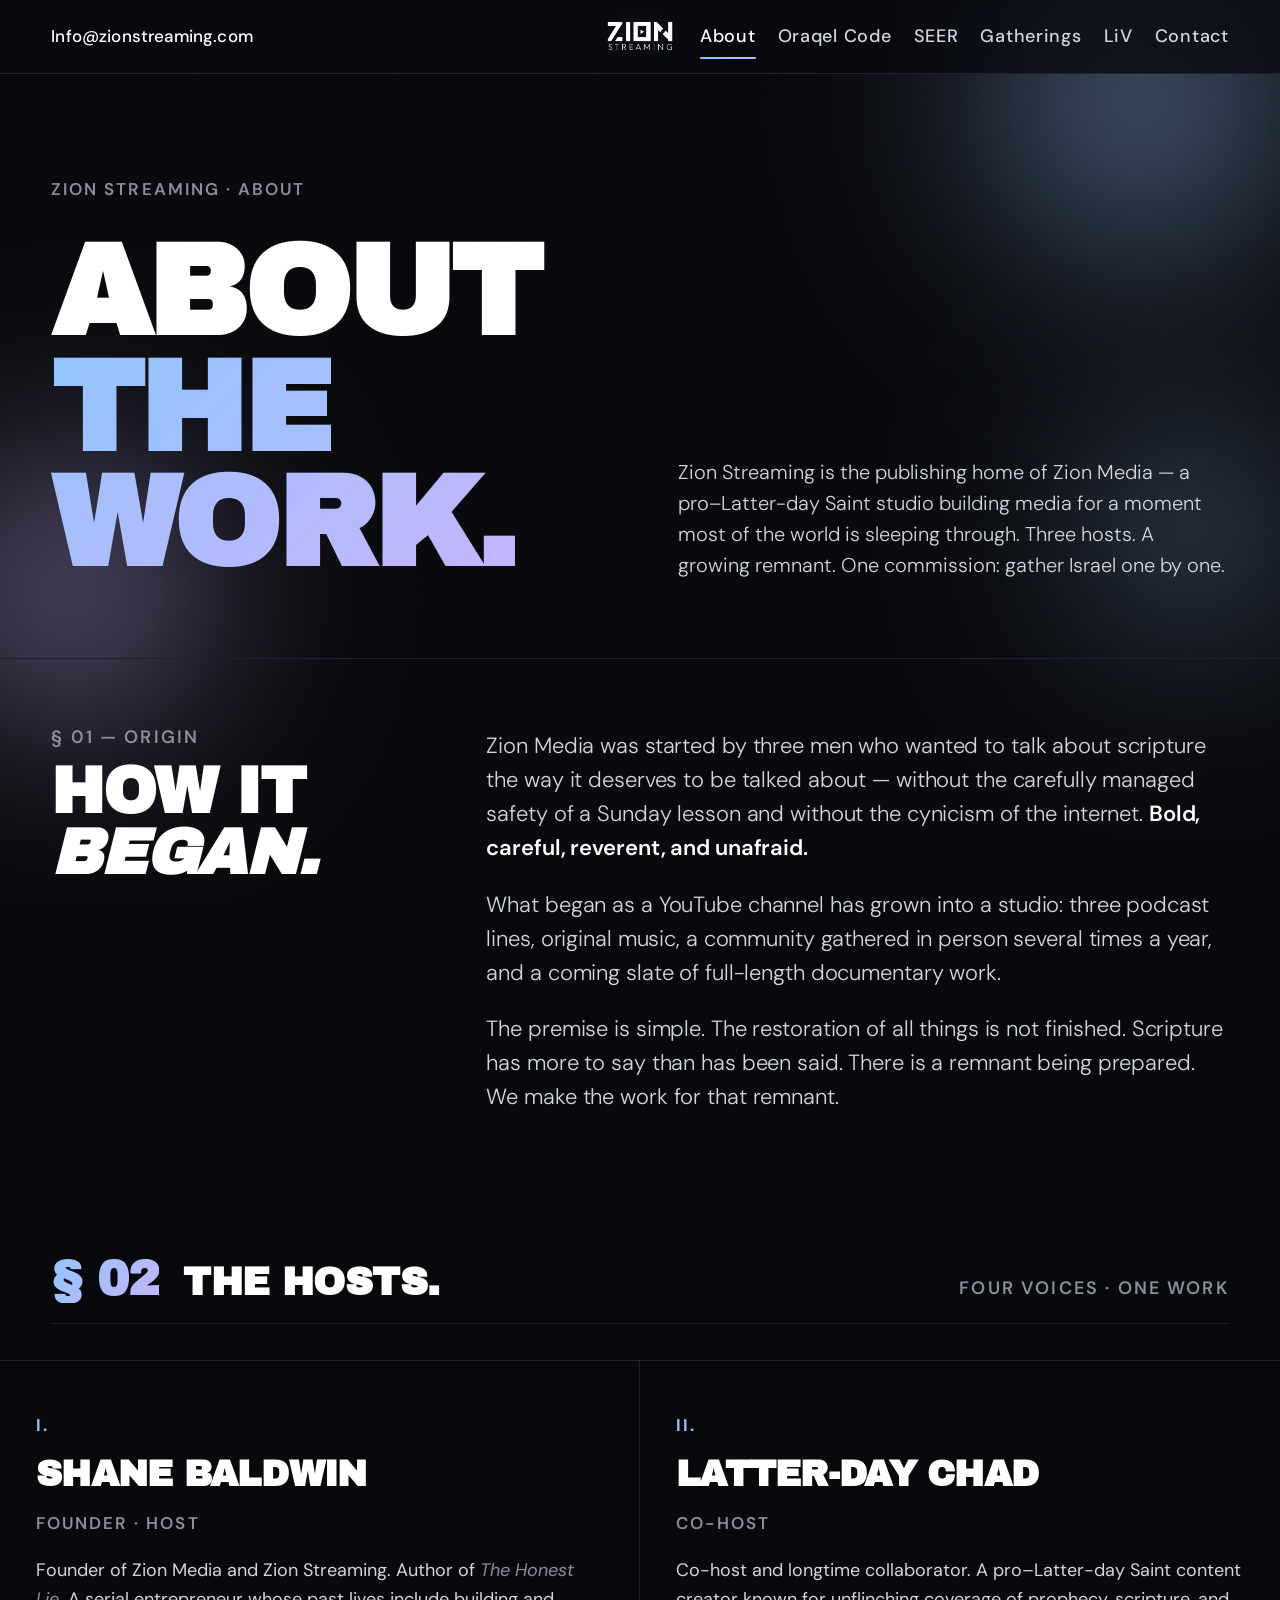
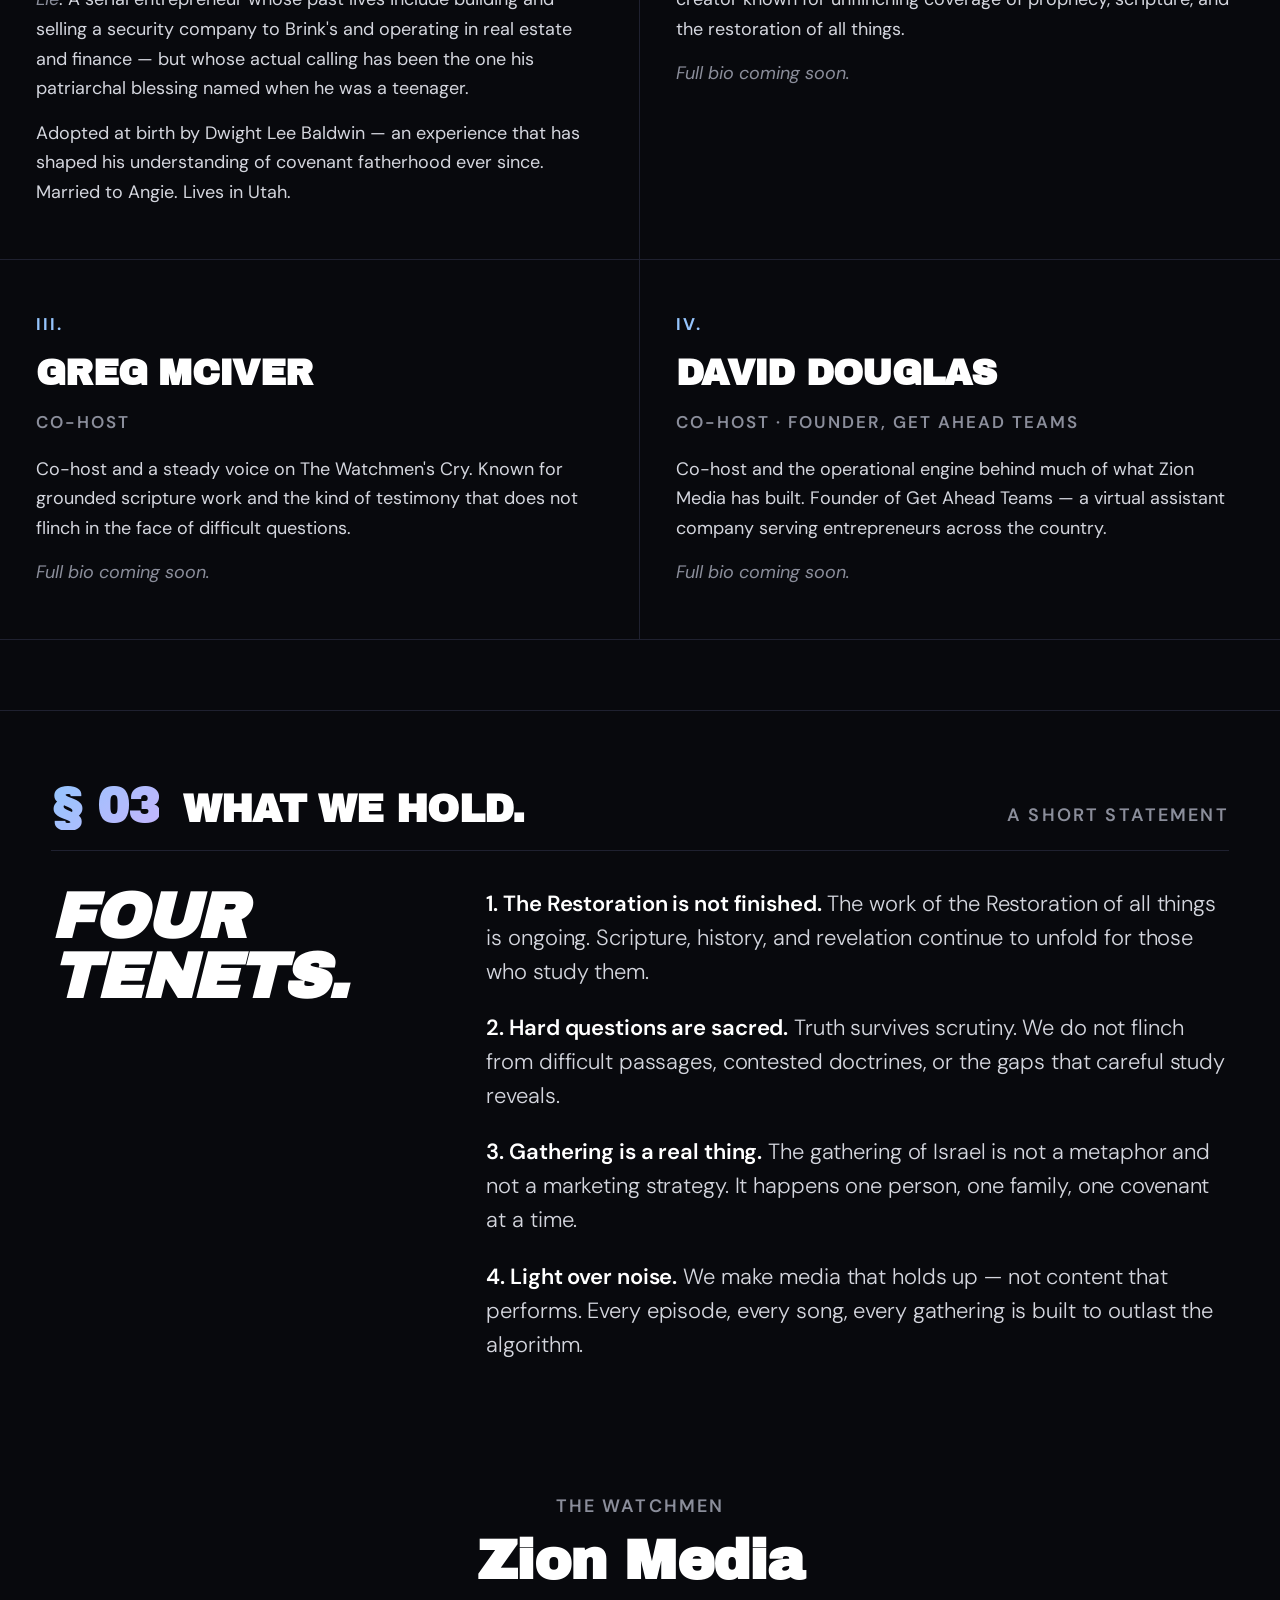
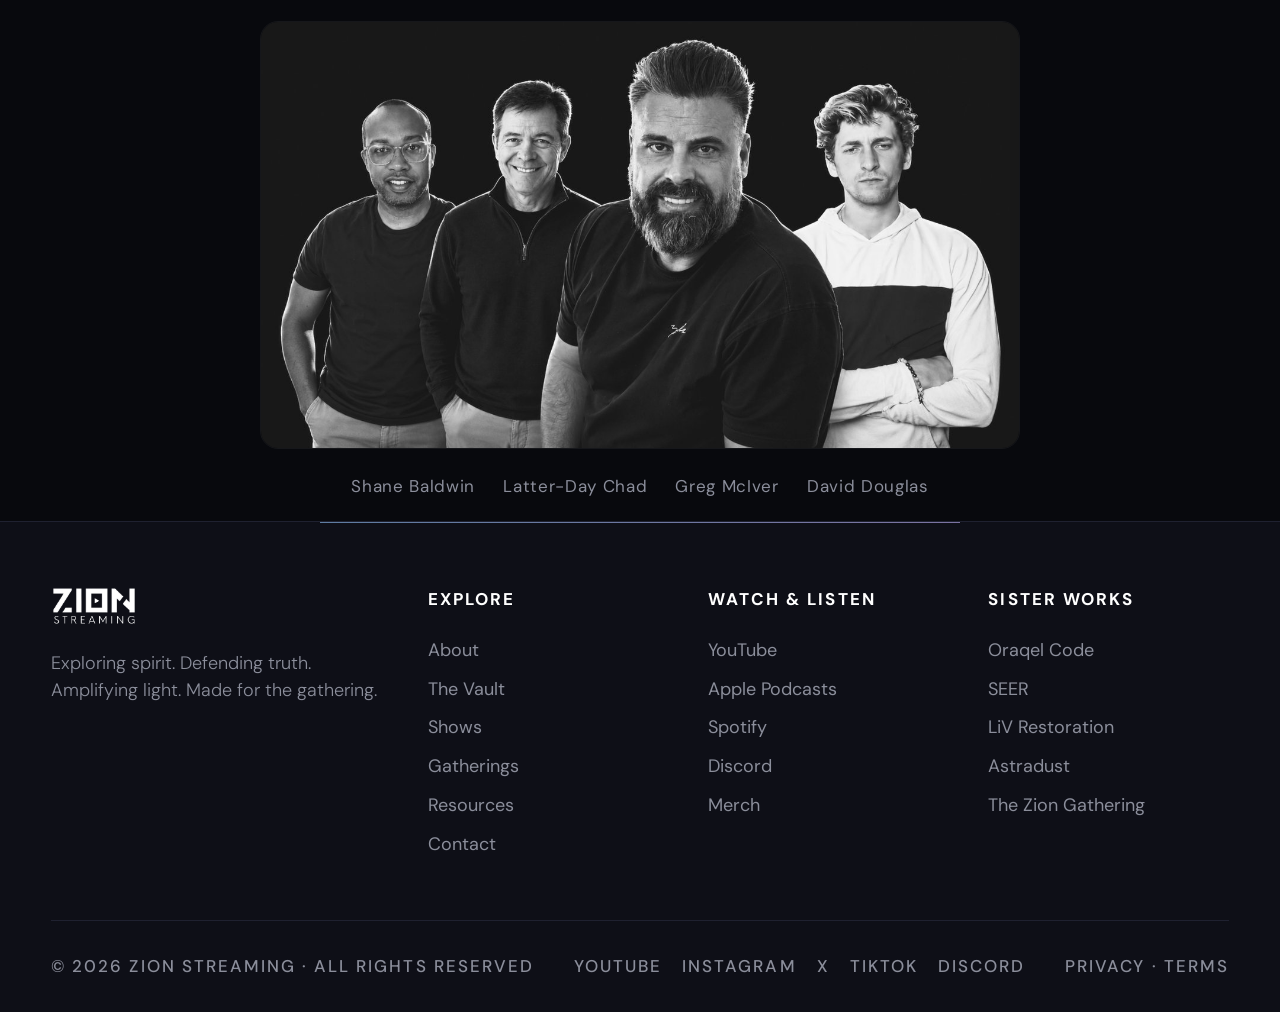
<file: about/index.html>
<!DOCTYPE html>
<html lang="en">
<head>
<meta charset="UTF-8">
<meta name="viewport" content="width=device-width, initial-scale=1">
<title>About — Zion Streaming</title>
<meta property="og:title" content="About — Zion Streaming">
<meta property="og:description" content="The story behind Zion Media and Zion Streaming — and the people doing the work.">
<meta name="twitter:title" content="About — Zion Streaming">
<meta name="twitter:description" content="The story behind Zion Media and Zion Streaming — and the people doing the work.">
<meta property="og:type" content="website">
<meta property="og:url" content="https://www.zionstreaming.com">
<meta property="og:image" content="https://www.zionstreaming.com/images/og-image.png">
<meta property="og:image:width" content="1200">
<meta property="og:image:height" content="630">
<meta property="og:image:alt" content="Zion Streaming — Awaken & Gather">
<meta name="twitter:card" content="summary_large_image">
<meta name="twitter:image" content="https://www.zionstreaming.com/images/og-image.png">
<meta name="description" content="The story behind Zion Media and Zion Streaming — and the people doing the work.">
<link rel="stylesheet" href="/styles.css">
<!-- Google Analytics 4: Zion Media property, stream "All Zion Media sites" -->
<script async src="https://www.googletagmanager.com/gtag/js?id=G-JJF44BQBQJ"></script>
<script>window.dataLayer=window.dataLayer||[];function gtag(){dataLayer.push(arguments);}gtag('js',new Date());gtag('config','G-JJF44BQBQJ');</script>
</head>
<body>

<div class="atmo atmo--1" aria-hidden="true"></div>
<div class="atmo atmo--2" aria-hidden="true"></div>
<div class="atmo atmo--3" aria-hidden="true"></div>
<div class="grain" aria-hidden="true"></div>


<!-- MASTHEAD -->
<header class="masthead">
  <div class="masthead__inner">
    <div class="masthead__left">
      <a href="mailto:Info@zionstreaming.com">Info@zionstreaming.com</a>
    </div>
    <a href="/" class="masthead__logo" aria-label="Zion Streaming home">
      <img src="/images/zion-streaming-logo.png" alt="Zion Streaming">
    </a>
    <div class="masthead__right">
      <nav class="nav" id="nav">
        <a href="/about/" class="active">About</a>
        <a href="https://www.oraqelcode.com">Oraqel Code</a>
        <a href="https://seerscriptures.com">SEER</a>
        <a href="https://www.theziongathering.com">Gatherings</a>
        <a href="https://liveinvirtue.com">LiV</a>
        <a href="/contact/">Contact</a>
      </nav>
      <button class="nav-toggle" onclick="document.getElementById('nav').classList.toggle('open');">Menu</button>
    </div>
  </div>
</header>

<!-- PAGE HEADER -->
<section class="pagehead">
  <div class="pagehead__inner">
    <div class="pagehead__crumbs"><a href="/">Zion Streaming</a> · About</div>
    <div class="pagehead__grid">
      <h1 class="pagehead__title">About<br><em>the work.</em></h1>
      <p class="pagehead__lede">
        Zion Streaming is the publishing home of Zion Media — a pro–Latter-day Saint studio building media for a moment most of the world is sleeping through. Three hosts. A growing remnant. One commission: gather Israel one by one.
      </p>
    </div>
  </div>
</section>

<!-- STUDIO STORY -->
<section class="section">
  <div class="wrap">

    <div class="manifesto">
      <div class="manifesto__label">
        <span class="pt">§ 01 — Origin</span>
        How it<br><em>began.</em>
      </div>

      <div class="manifesto__body">
        <p>
          Zion Media was started by three men who wanted to talk about scripture the way it deserves to be talked about — without the carefully managed safety of a Sunday lesson and without the cynicism of the internet. <strong>Bold, careful, reverent, and unafraid.</strong>
        </p>
        <p>
          What began as a YouTube channel has grown into a studio: three podcast lines, original music, a community gathered in person several times a year, and a coming slate of full-length documentary work.
        </p>
        <p>
          The premise is simple. The restoration of all things is not finished. Scripture has more to say than has been said. There is a remnant being prepared. We make the work for that remnant.
        </p>
      </div>
    </div>

  </div>
</section>

<!-- TEAM -->
<section class="section">
  <div class="wrap">
    <div class="section-head">
      <div class="section-head__num">§ 02</div>
      <h2 class="section-head__title">The hosts.</h2>
      <div class="section-head__meta">Four voices · one work</div>
    </div>
  </div>

  <div class="team">

    <article class="team-member">
      <div class="team-member__num">i.</div>
      <h3 class="team-member__name">Shane Baldwin</h3>
      <div class="team-member__role">Founder · Host</div>
      <div class="team-member__bio">
        <p>Founder of Zion Media and Zion Streaming. Author of <em>The Honest Lie</em>. A serial entrepreneur whose past lives include building and selling a security company to Brink's and operating in real estate and finance — but whose actual calling has been the one his patriarchal blessing named when he was a teenager.</p>
        <p>Adopted at birth by Dwight Lee Baldwin — an experience that has shaped his understanding of covenant fatherhood ever since. Married to Angie. Lives in Utah.</p>
      </div>
    </article>

    <article class="team-member">
      <div class="team-member__num">ii.</div>
      <h3 class="team-member__name">Latter-Day Chad</h3>
      <div class="team-member__role">Co-host</div>
      <div class="team-member__bio">
        <p>Co-host and longtime collaborator. A pro–Latter-day Saint content creator known for unflinching coverage of prophecy, scripture, and the restoration of all things.</p>
        <p><em>Full bio coming soon.</em></p>
      </div>
    </article>

    <article class="team-member">
      <div class="team-member__num">iii.</div>
      <h3 class="team-member__name">Greg McIver</h3>
      <div class="team-member__role">Co-host</div>
      <div class="team-member__bio">
        <p>Co-host and a steady voice on The Watchmen's Cry. Known for grounded scripture work and the kind of testimony that does not flinch in the face of difficult questions.</p>
        <p><em>Full bio coming soon.</em></p>
      </div>
    </article>

    <article class="team-member">
      <div class="team-member__num">iv.</div>
      <h3 class="team-member__name">David Douglas</h3>
      <div class="team-member__role">Co-host · Founder, Get Ahead Teams</div>
      <div class="team-member__bio">
        <p>Co-host and the operational engine behind much of what Zion Media has built. Founder of Get Ahead Teams — a virtual assistant company serving entrepreneurs across the country.</p>
        <p><em>Full bio coming soon.</em></p>
      </div>
    </article>

  </div>
</section>

<!-- TENETS -->
<section class="section section--bordered">
  <div class="wrap">

    <div class="section-head">
      <div class="section-head__num">§ 03</div>
      <h2 class="section-head__title">What we hold.</h2>
      <div class="section-head__meta">A short statement</div>
    </div>

    <div class="manifesto">
      <div class="manifesto__label">
        <em>Four<br>tenets.</em>
      </div>

      <div class="manifesto__body">
        <p><strong>1. The Restoration is not finished.</strong> The work of the Restoration of all things is ongoing. Scripture, history, and revelation continue to unfold for those who study them.</p>
        <p><strong>2. Hard questions are sacred.</strong> Truth survives scrutiny. We do not flinch from difficult passages, contested doctrines, or the gaps that careful study reveals.</p>
        <p><strong>3. Gathering is a real thing.</strong> The gathering of Israel is not a metaphor and not a marketing strategy. It happens one person, one family, one covenant at a time.</p>
        <p><strong>4. Light over noise.</strong> We make media that holds up — not content that performs. Every episode, every song, every gathering is built to outlast the algorithm.</p>
      </div>
    </div>

  </div>
</section>

<!-- FOOTER -->
<!-- THE WATCHMEN -->
<section class="watchmen">
  <div class="container">
    <p class="watchmen__label">The Watchmen</p>
    <h2 class="watchmen__title">Zion Media</h2>
    <img src="/images/team-photo.png" alt="The Zion Streaming hosts" class="watchmen__photo">
    <div class="watchmen__names">
      <span>Shane Baldwin</span>
      <span>Latter-Day Chad</span>
      <span>Greg McIver</span>
      <span>David Douglas</span>
    </div>
  </div>
</section>

<footer class="footer">
  <div class="footer__inner">
    <div class="footer__top">
      <div class="footer__brand">
        <div class="mark"><img src="/images/zion-streaming-logo.png" alt="Zion Streaming"></div>
        <p>Exploring spirit. Defending truth. Amplifying light. Made for the gathering.</p>
      </div>
      <div class="footer__col">
        <h6>Explore</h6>
        <ul>
          <li><a href="/about/">About</a></li>
          <li><a href="/vault/">The Vault</a></li>
          <li><a href="/shows/">Shows</a></li>
          <li><a href="https://www.theziongathering.com">Gatherings</a></li>
          <li><a href="/resources/">Resources</a></li>
          <li><a href="/contact/">Contact</a></li>
        </ul>
      </div>
      <div class="footer__col">
        <h6>Watch &amp; listen</h6>
        <ul>
          <li><a href="https://www.youtube.com/@ZionMedia_">YouTube</a></li>
          <li><a href="https://podcasts.apple.com/us/podcast/zion-media/id1817265894">Apple Podcasts</a></li>
          <li><a href="https://open.spotify.com/show/1yGg83HdSmHNABPeVVvT4j">Spotify</a></li>
          <li><a href="https://discord.com/invite/e9yVQjNVRW">Discord</a></li>
          <li><a href="https://zionstreaming.printify.me/">Merch</a></li>
        </ul>
      </div>
      <div class="footer__col">
        <h6>Sister works</h6>
        <ul>
          <li><a href="https://www.oraqelcode.com">Oraqel Code</a></li>
          <li><a href="https://seerscriptures.com">SEER</a></li>
          <li><a href="https://liveinvirtue.com">LiV Restoration</a></li>
          <li><a href="https://www.astradust.com/?ref=JORDANBALES" target="_blank" rel="sponsored noopener">Astradust</a></li>
          <li><a href="https://www.theziongathering.com">The Zion Gathering</a></li>
        </ul>
      </div>
    </div>
    <div class="footer__bottom">
      <div>© 2026 Zion Streaming · All rights reserved</div>
      <div class="footer__social">
        <a href="https://www.youtube.com/@ZionMedia_">YouTube</a>
        <a href="https://www.instagram.com/zionstreaming/">Instagram</a>
        <a href="https://x.com/zionstreaming">X</a>
        <a href="https://www.tiktok.com/@zionstreaming">TikTok</a>
        <a href="https://discord.com/invite/e9yVQjNVRW">Discord</a>
      </div>
      <div><a href="/privacy-policy.html">Privacy</a> · <a href="/terms-conditions.html">Terms</a></div>
    </div>
  </div>
</footer>

</body>
</html>
</file>
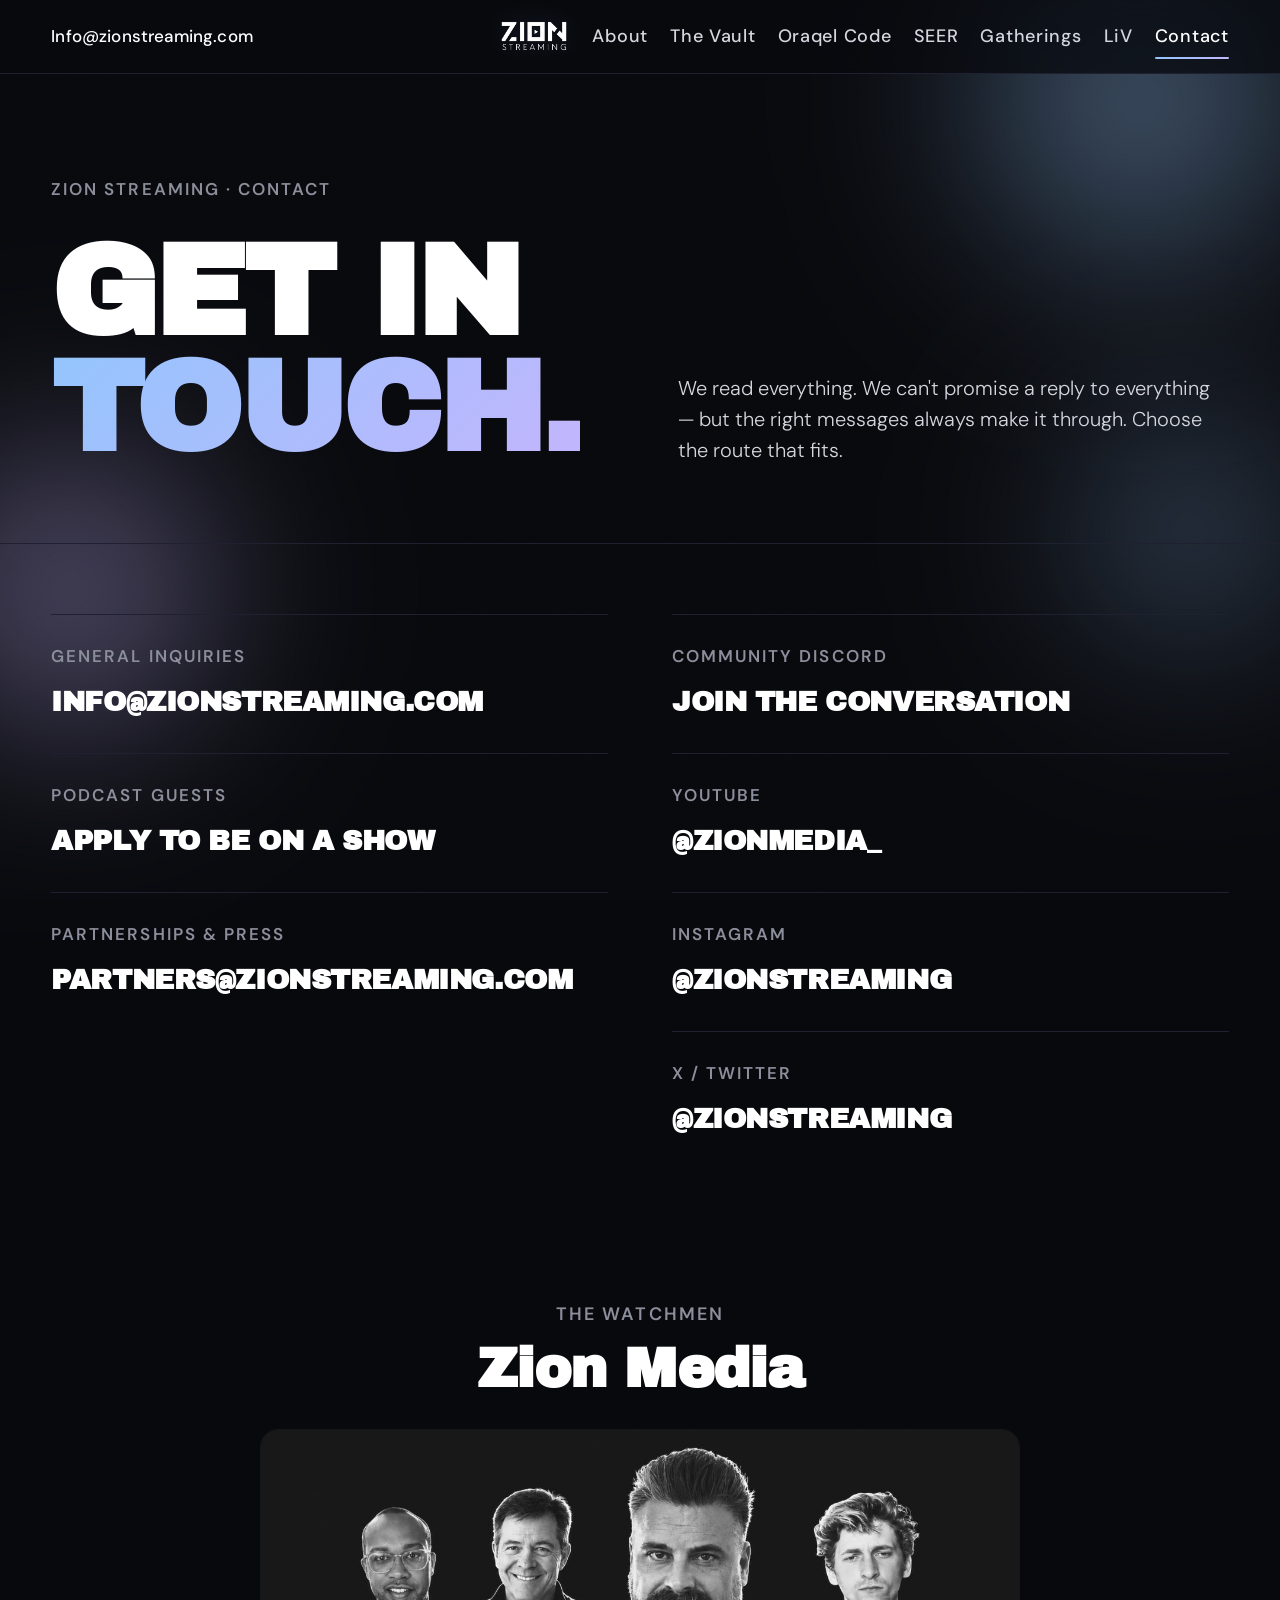
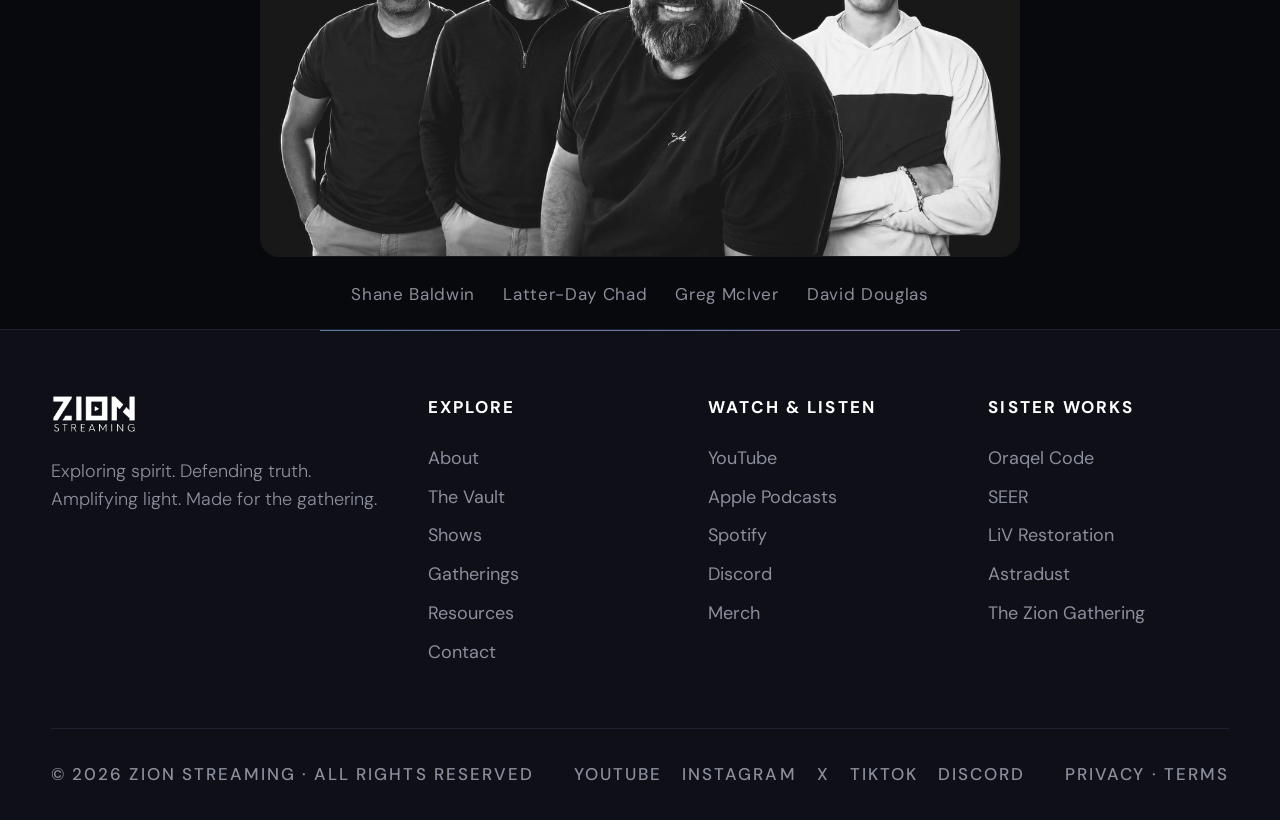
<file: contact/index.html>
<!DOCTYPE html>
<html lang="en">
<head>
<meta charset="UTF-8">
<meta name="viewport" content="width=device-width, initial-scale=1">
<title>Contact — Zion Streaming</title>
<meta property="og:title" content="Contact — Zion Streaming">
<meta property="og:description" content="Reach Zion Media — for inquiries, podcast guest applications, and general contact.">
<meta name="twitter:title" content="Contact — Zion Streaming">
<meta name="twitter:description" content="Reach Zion Media — for inquiries, podcast guest applications, and general contact.">
<meta property="og:type" content="website">
<meta property="og:url" content="https://www.zionstreaming.com">
<meta property="og:image" content="https://www.zionstreaming.com/images/og-image.png">
<meta property="og:image:width" content="1200">
<meta property="og:image:height" content="630">
<meta property="og:image:alt" content="Zion Streaming — Awaken & Gather">
<meta name="twitter:card" content="summary_large_image">
<meta name="twitter:image" content="https://www.zionstreaming.com/images/og-image.png">
<meta name="description" content="Reach Zion Media — for inquiries, podcast guest applications, and general contact.">
<link rel="stylesheet" href="/styles.css">
<!-- Google Analytics 4: Zion Media property, stream "All Zion Media sites" -->
<script async src="https://www.googletagmanager.com/gtag/js?id=G-JJF44BQBQJ"></script>
<script>window.dataLayer=window.dataLayer||[];function gtag(){dataLayer.push(arguments);}gtag('js',new Date());gtag('config','G-JJF44BQBQJ');</script>
</head>
<body>

<div class="atmo atmo--1" aria-hidden="true"></div>
<div class="atmo atmo--2" aria-hidden="true"></div>
<div class="atmo atmo--3" aria-hidden="true"></div>
<div class="grain" aria-hidden="true"></div>


<header class="masthead">
  <div class="masthead__inner">
    <div class="masthead__left">
      <a href="mailto:Info@zionstreaming.com">Info@zionstreaming.com</a>
    </div>
    <a href="/" class="masthead__logo" aria-label="Zion Streaming home">
      <img src="/images/zion-streaming-logo.png" alt="Zion Streaming">
    </a>
    <div class="masthead__right">
      <nav class="nav" id="nav">
        <a href="/about/">About</a>
        <a href="/vault/">The Vault</a>
        <a href="https://www.oraqelcode.com">Oraqel Code</a>
        <a href="https://seerscriptures.com">SEER</a>
        <a href="https://www.theziongathering.com">Gatherings</a>
        <a href="https://liveinvirtue.com">LiV</a>
        <a href="/contact/" class="active">Contact</a>
      </nav>
      <button class="nav-toggle" onclick="document.getElementById('nav').classList.toggle('open');">Menu</button>
    </div>
  </div>
</header>

<section class="pagehead">
  <div class="pagehead__inner">
    <div class="pagehead__crumbs"><a href="/">Zion Streaming</a> · Contact</div>
    <div class="pagehead__grid">
      <h1 class="pagehead__title">Get in<br><em>touch.</em></h1>
      <p class="pagehead__lede">
        We read everything. We can't promise a reply to everything — but the right messages always make it through. Choose the route that fits.
      </p>
    </div>
  </div>
</section>

<section class="section">
  <div class="wrap">

    <div class="contact-grid">

      <div>
        <div class="contact-block">
          <div class="contact-block__label">General Inquiries</div>
          <div class="contact-block__value">
            <a href="mailto:Info@zionstreaming.com">Info@zionstreaming.com</a>
          </div>
        </div>

        <div class="contact-block">
          <div class="contact-block__label">Podcast Guests</div>
          <div class="contact-block__value">
            <a href="mailto:Info@zionstreaming.com?subject=Podcast%20guest%20application">Apply to be on a show</a>
          </div>
        </div>

        <div class="contact-block">
          <div class="contact-block__label">Partnerships &amp; Press</div>
          <div class="contact-block__value">
            <a href="mailto:partners@zionstreaming.com">partners@zionstreaming.com</a>
          </div>
        </div>

      </div>

      <div>
        <div class="contact-block">
          <div class="contact-block__label">Community Discord</div>
          <div class="contact-block__value">
            <a href="https://discord.com/invite/e9yVQjNVRW">Join the conversation</a>
          </div>
        </div>

        <div class="contact-block">
          <div class="contact-block__label">YouTube</div>
          <div class="contact-block__value">
            <a href="https://www.youtube.com/@ZionMedia_">@ZionMedia_</a>
          </div>
        </div>

        <div class="contact-block">
          <div class="contact-block__label">Instagram</div>
          <div class="contact-block__value">
            <a href="https://www.instagram.com/zionstreaming/">@zionstreaming</a>
          </div>
        </div>

        <div class="contact-block">
          <div class="contact-block__label">X / Twitter</div>
          <div class="contact-block__value">
            <a href="https://x.com/zionstreaming">@zionstreaming</a>
          </div>
        </div>
      </div>

    </div>

  </div>
</section>

<!-- FOOTER -->
<!-- THE WATCHMEN -->
<section class="watchmen">
  <div class="container">
    <p class="watchmen__label">The Watchmen</p>
    <h2 class="watchmen__title">Zion Media</h2>
    <img src="/images/team-photo.png" alt="The Zion Streaming hosts" class="watchmen__photo">
    <div class="watchmen__names">
      <span>Shane Baldwin</span>
      <span>Latter-Day Chad</span>
      <span>Greg McIver</span>
      <span>David Douglas</span>
    </div>
  </div>
</section>

<footer class="footer">
  <div class="footer__inner">
    <div class="footer__top">
      <div class="footer__brand">
        <div class="mark"><img src="/images/zion-streaming-logo.png" alt="Zion Streaming"></div>
        <p>Exploring spirit. Defending truth. Amplifying light. Made for the gathering.</p>
      </div>
      <div class="footer__col">
        <h6>Explore</h6>
        <ul>
          <li><a href="/about/">About</a></li>
          <li><a href="/vault/">The Vault</a></li>
          <li><a href="/shows/">Shows</a></li>
          <li><a href="https://www.theziongathering.com">Gatherings</a></li>
          <li><a href="/resources/">Resources</a></li>
          <li><a href="/contact/">Contact</a></li>
        </ul>
      </div>
      <div class="footer__col">
        <h6>Watch &amp; listen</h6>
        <ul>
          <li><a href="https://www.youtube.com/@ZionMedia_">YouTube</a></li>
          <li><a href="https://podcasts.apple.com/us/podcast/zion-media/id1817265894">Apple Podcasts</a></li>
          <li><a href="https://open.spotify.com/show/1yGg83HdSmHNABPeVVvT4j">Spotify</a></li>
          <li><a href="https://discord.com/invite/e9yVQjNVRW">Discord</a></li>
          <li><a href="https://zionstreaming.printify.me/">Merch</a></li>
        </ul>
      </div>
      <div class="footer__col">
        <h6>Sister works</h6>
        <ul>
          <li><a href="https://www.oraqelcode.com">Oraqel Code</a></li>
          <li><a href="https://seerscriptures.com">SEER</a></li>
          <li><a href="https://liveinvirtue.com">LiV Restoration</a></li>
          <li><a href="https://www.astradust.com/?ref=JORDANBALES" target="_blank" rel="sponsored noopener">Astradust</a></li>
          <li><a href="https://www.theziongathering.com">The Zion Gathering</a></li>
        </ul>
      </div>
    </div>
    <div class="footer__bottom">
      <div>© 2026 Zion Streaming · All rights reserved</div>
      <div class="footer__social">
        <a href="https://www.youtube.com/@ZionMedia_">YouTube</a>
        <a href="https://www.instagram.com/zionstreaming/">Instagram</a>
        <a href="https://x.com/zionstreaming">X</a>
        <a href="https://www.tiktok.com/@zionstreaming">TikTok</a>
        <a href="https://discord.com/invite/e9yVQjNVRW">Discord</a>
      </div>
      <div><a href="/privacy-policy.html">Privacy</a> · <a href="/terms-conditions.html">Terms</a></div>
    </div>
  </div>
</footer>

</body>
</html>
</file>
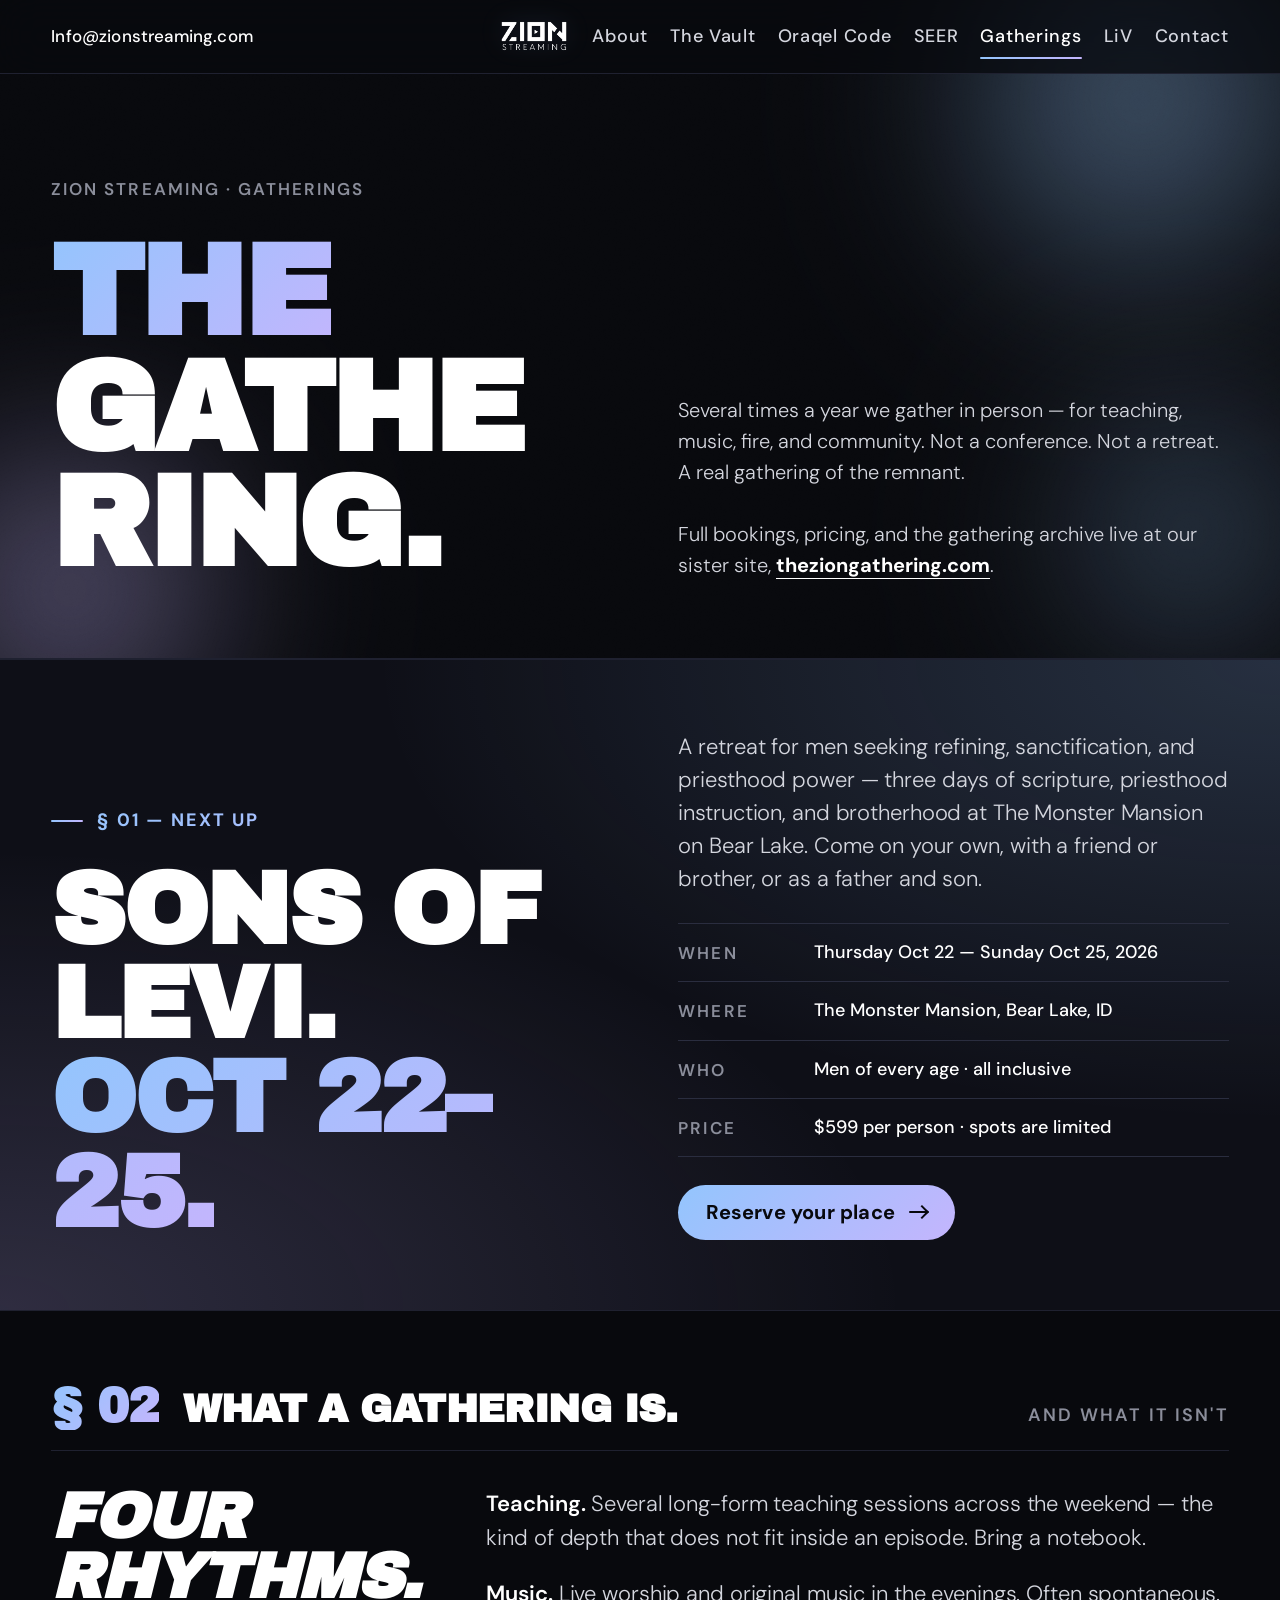
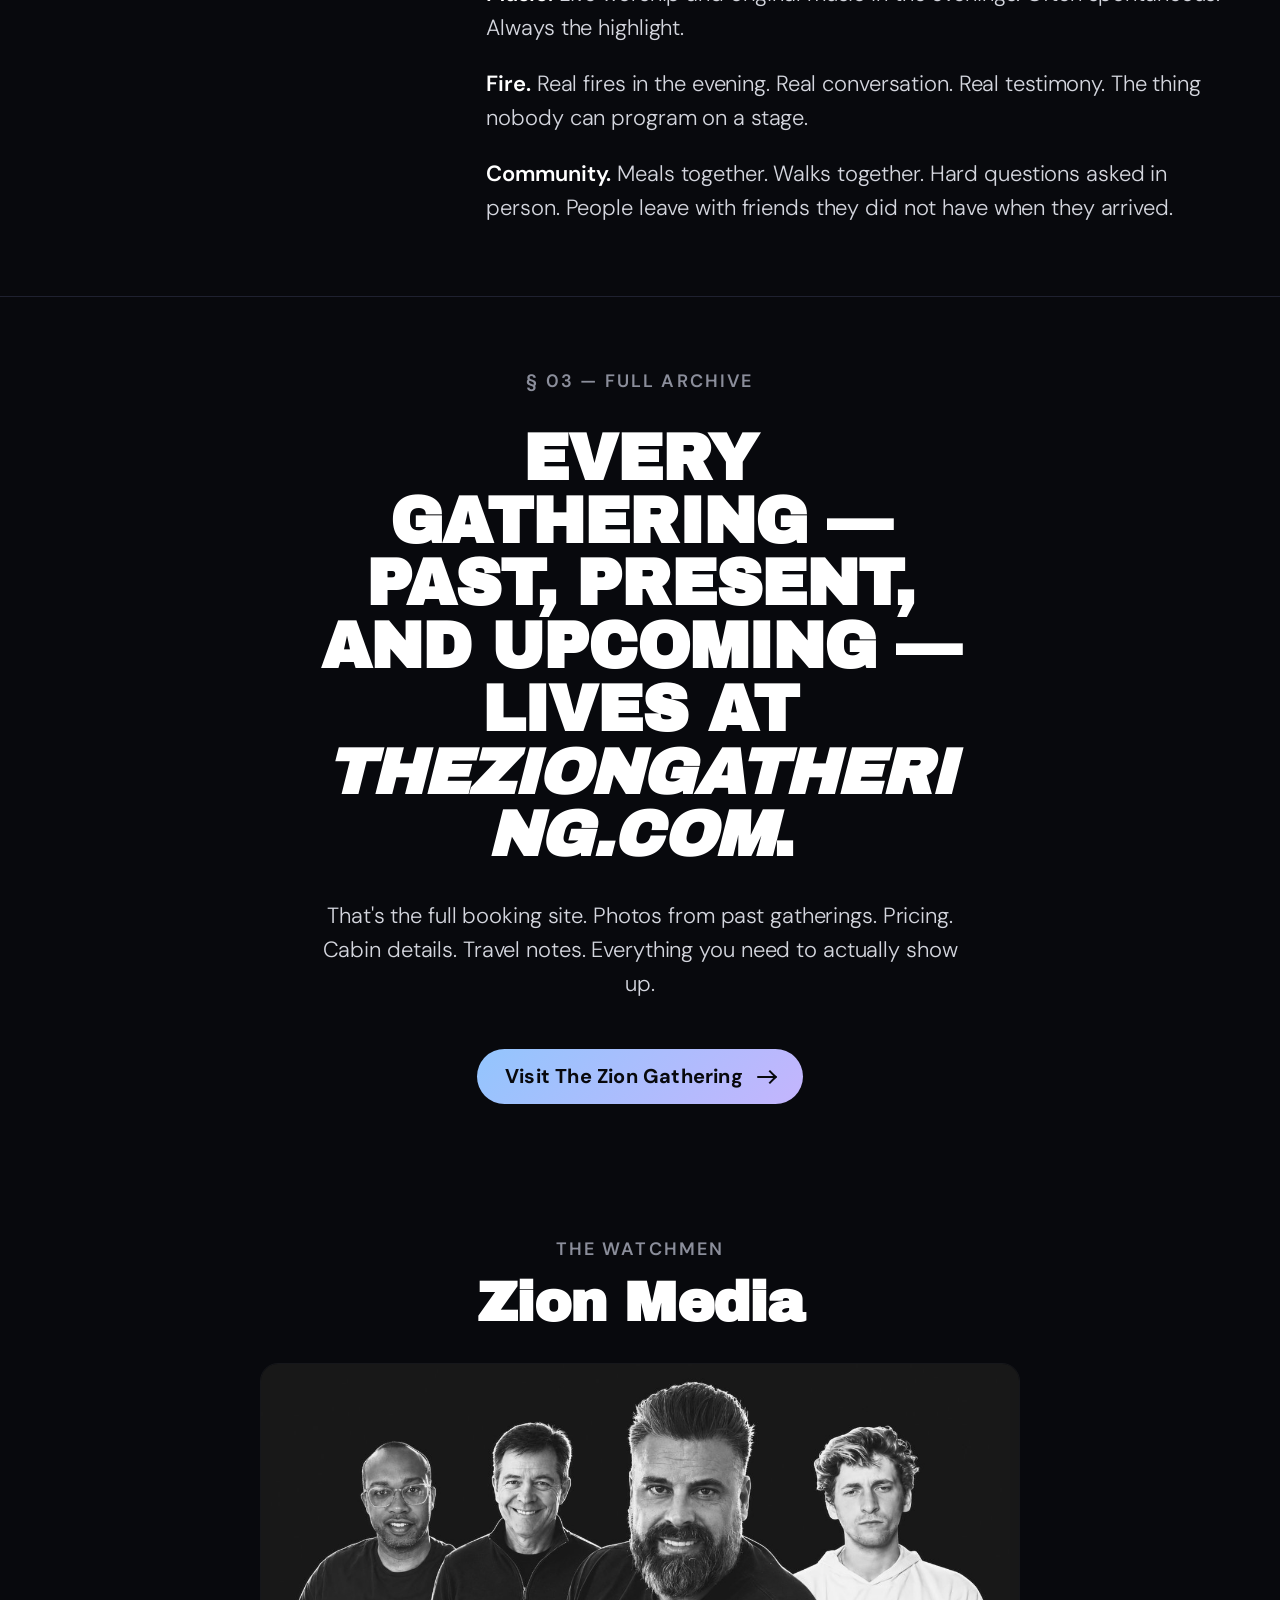
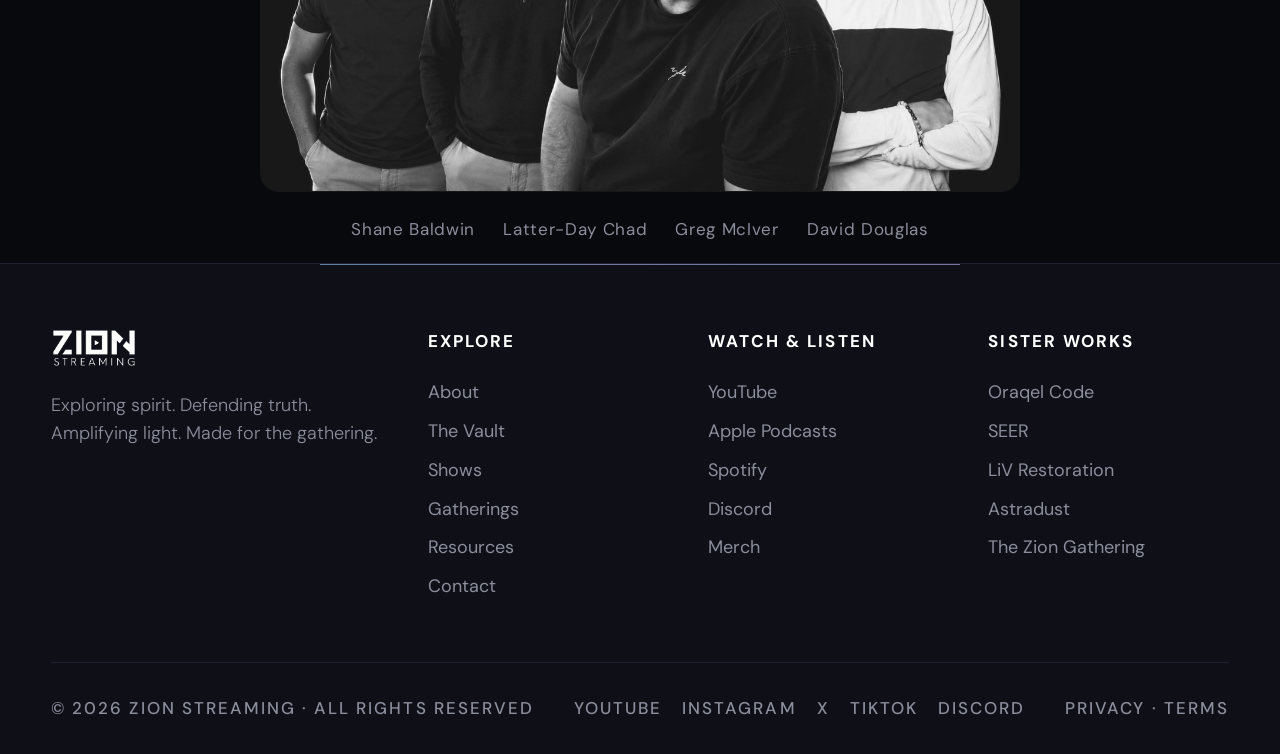
<file: gatherings/index.html>
<!DOCTYPE html>
<html lang="en">
<head>
<meta charset="UTF-8">
<meta name="viewport" content="width=device-width, initial-scale=1">
<title>Gatherings — Zion Streaming</title>
<meta property="og:title" content="Gatherings — Zion Streaming">
<meta property="og:description" content="Real gatherings for the remnant. Upcoming and archived events from Zion Media.">
<meta name="twitter:title" content="Gatherings — Zion Streaming">
<meta name="twitter:description" content="Real gatherings for the remnant. Upcoming and archived events from Zion Media.">
<meta property="og:type" content="website">
<meta property="og:url" content="https://www.zionstreaming.com">
<meta property="og:image" content="https://www.zionstreaming.com/images/og-image.png">
<meta property="og:image:width" content="1200">
<meta property="og:image:height" content="630">
<meta property="og:image:alt" content="Zion Streaming — Awaken & Gather">
<meta name="twitter:card" content="summary_large_image">
<meta name="twitter:image" content="https://www.zionstreaming.com/images/og-image.png">
<meta name="description" content="Real gatherings for the remnant. Upcoming and archived events from Zion Media.">
<link rel="stylesheet" href="/styles.css">
<!-- Google Analytics 4: Zion Media property, stream "All Zion Media sites" -->
<script async src="https://www.googletagmanager.com/gtag/js?id=G-JJF44BQBQJ"></script>
<script>window.dataLayer=window.dataLayer||[];function gtag(){dataLayer.push(arguments);}gtag('js',new Date());gtag('config','G-JJF44BQBQJ');</script>
</head>
<body>

<div class="atmo atmo--1" aria-hidden="true"></div>
<div class="atmo atmo--2" aria-hidden="true"></div>
<div class="atmo atmo--3" aria-hidden="true"></div>
<div class="grain" aria-hidden="true"></div>


<header class="masthead">
  <div class="masthead__inner">
    <div class="masthead__left">
      <a href="mailto:Info@zionstreaming.com">Info@zionstreaming.com</a>
    </div>
    <a href="/" class="masthead__logo" aria-label="Zion Streaming home">
      <img src="/images/zion-streaming-logo.png" alt="Zion Streaming">
    </a>
    <div class="masthead__right">
      <nav class="nav" id="nav">
        <a href="/about/">About</a>
        <a href="/vault/">The Vault</a>
        <a href="https://www.oraqelcode.com">Oraqel Code</a>
        <a href="https://seerscriptures.com">SEER</a>
        <a href="https://www.theziongathering.com" class="active">Gatherings</a>
        <a href="https://liveinvirtue.com">LiV</a>
        <a href="/contact/">Contact</a>
      </nav>
      <button class="nav-toggle" onclick="document.getElementById('nav').classList.toggle('open');">Menu</button>
    </div>
  </div>
</header>

<section class="pagehead">
  <div class="pagehead__inner">
    <div class="pagehead__crumbs"><a href="/">Zion Streaming</a> · Gatherings</div>
    <div class="pagehead__grid">
      <h1 class="pagehead__title"><em>The</em><br>Gathering.</h1>
      <p class="pagehead__lede">
        Several times a year we gather in person — for teaching, music, fire, and community. Not a conference. Not a retreat. A real gathering of the remnant.
        <br><br>
        Full bookings, pricing, and the gathering archive live at our sister site, <a href="https://www.theziongathering.com" style="border-bottom:1px solid currentColor"><strong>theziongathering.com</strong></a>.
      </p>
    </div>
  </div>
</section>

<!-- UPCOMING (Sons of Levi) -->
<section class="gathering">
  <div class="gathering__inner">
    <div>
      <div class="gathering__eyebrow">§ 01 — Next up</div>
      <h2 class="gathering__title" data-ng="title">Sons of Levi.<br><em>Oct 22–25.</em></h2>
    </div>
    <div class="gathering__detail">
      <p class="gathering__copy" data-ng="copy">
        A retreat for men seeking refining, sanctification, and priesthood power — three days of scripture, priesthood instruction, and brotherhood at The Monster Mansion on Bear Lake. Come on your own, with a friend or brother, or as a father and son.
      </p>
      <dl class="gathering__rows" data-ng="rows">
        <div class="gathering__row"><dt>When</dt><dd>Thursday Oct 22 — Sunday Oct 25, 2026</dd></div>
        <div class="gathering__row"><dt>Where</dt><dd>The Monster Mansion, Bear Lake, ID</dd></div>
        <div class="gathering__row"><dt>Who</dt><dd>Men of every age · all inclusive</dd></div>
        <div class="gathering__row"><dt>Price</dt><dd>$599 per person · spots are limited</dd></div>
      </dl>
      <a href="https://www.theziongathering.com/g/sons-of-levi-bear-lake-2026" class="btn" data-ng="link">Reserve your place <span class="arrow"></span></a>
    </div>
  </div>
</section>

<!-- WHAT TO EXPECT -->
<section class="section">
  <div class="wrap">

    <div class="section-head">
      <div class="section-head__num">§ 02</div>
      <h2 class="section-head__title">What a gathering is.</h2>
      <div class="section-head__meta">And what it isn't</div>
    </div>

    <div class="manifesto">
      <div class="manifesto__label">
        <em>Four<br>rhythms.</em>
      </div>

      <div class="manifesto__body">
        <p><strong>Teaching.</strong> Several long-form teaching sessions across the weekend — the kind of depth that does not fit inside an episode. Bring a notebook.</p>
        <p><strong>Music.</strong> Live worship and original music in the evenings. Often spontaneous. Always the highlight.</p>
        <p><strong>Fire.</strong> Real fires in the evening. Real conversation. Real testimony. The thing nobody can program on a stage.</p>
        <p><strong>Community.</strong> Meals together. Walks together. Hard questions asked in person. People leave with friends they did not have when they arrived.</p>
      </div>
    </div>

  </div>
</section>

<!-- LINK TO MAIN SITE -->
<section class="section section--bordered">
  <div class="wrap" style="text-align:center;max-width:760px">
    <div class="eyebrow eyebrow--muted no-rule mb-32" style="justify-content:center">§ 03 — Full archive</div>
    <h2 class="display-md mb-32">Every gathering — past, present, and upcoming — lives at <em>theziongathering.com</em>.</h2>
    <p class="lede mb-48">
      That's the full booking site. Photos from past gatherings. Pricing. Cabin details. Travel notes. Everything you need to actually show up.
    </p>
    <a href="https://www.theziongathering.com" class="btn">
      Visit The Zion Gathering <span class="arrow"></span>
    </a>
  </div>
</section>

<!-- FOOTER -->
<!-- THE WATCHMEN -->
<section class="watchmen">
  <div class="container">
    <p class="watchmen__label">The Watchmen</p>
    <h2 class="watchmen__title">Zion Media</h2>
    <img src="/images/team-photo.png" alt="The Zion Streaming hosts" class="watchmen__photo">
    <div class="watchmen__names">
      <span>Shane Baldwin</span>
      <span>Latter-Day Chad</span>
      <span>Greg McIver</span>
      <span>David Douglas</span>
    </div>
  </div>
</section>

<footer class="footer">
  <div class="footer__inner">
    <div class="footer__top">
      <div class="footer__brand">
        <div class="mark"><img src="/images/zion-streaming-logo.png" alt="Zion Streaming"></div>
        <p>Exploring spirit. Defending truth. Amplifying light. Made for the gathering.</p>
      </div>
      <div class="footer__col">
        <h6>Explore</h6>
        <ul>
          <li><a href="/about/">About</a></li>
          <li><a href="/vault/">The Vault</a></li>
          <li><a href="/shows/">Shows</a></li>
          <li><a href="https://www.theziongathering.com">Gatherings</a></li>
          <li><a href="/resources/">Resources</a></li>
          <li><a href="/contact/">Contact</a></li>
        </ul>
      </div>
      <div class="footer__col">
        <h6>Watch &amp; listen</h6>
        <ul>
          <li><a href="https://www.youtube.com/@ZionMedia_">YouTube</a></li>
          <li><a href="https://podcasts.apple.com/us/podcast/zion-media/id1817265894">Apple Podcasts</a></li>
          <li><a href="https://open.spotify.com/show/1yGg83HdSmHNABPeVVvT4j">Spotify</a></li>
          <li><a href="https://discord.com/invite/e9yVQjNVRW">Discord</a></li>
          <li><a href="https://zionstreaming.printify.me/">Merch</a></li>
        </ul>
      </div>
      <div class="footer__col">
        <h6>Sister works</h6>
        <ul>
          <li><a href="https://www.oraqelcode.com">Oraqel Code</a></li>
          <li><a href="https://seerscriptures.com">SEER</a></li>
          <li><a href="https://liveinvirtue.com">LiV Restoration</a></li>
          <li><a href="https://www.astradust.com/?ref=JORDANBALES" target="_blank" rel="sponsored noopener">Astradust</a></li>
          <li><a href="https://www.theziongathering.com">The Zion Gathering</a></li>
        </ul>
      </div>
    </div>
    <div class="footer__bottom">
      <div>© 2026 Zion Streaming · All rights reserved</div>
      <div class="footer__social">
        <a href="https://www.youtube.com/@ZionMedia_">YouTube</a>
        <a href="https://www.instagram.com/zionstreaming/">Instagram</a>
        <a href="https://x.com/zionstreaming">X</a>
        <a href="https://www.tiktok.com/@zionstreaming">TikTok</a>
        <a href="https://discord.com/invite/e9yVQjNVRW">Discord</a>
      </div>
      <div><a href="/privacy-policy.html">Privacy</a> · <a href="/terms-conditions.html">Terms</a></div>
    </div>
  </div>
</footer>

<script src="/next-gathering.js" defer></script>
</body>
</html>
</file>
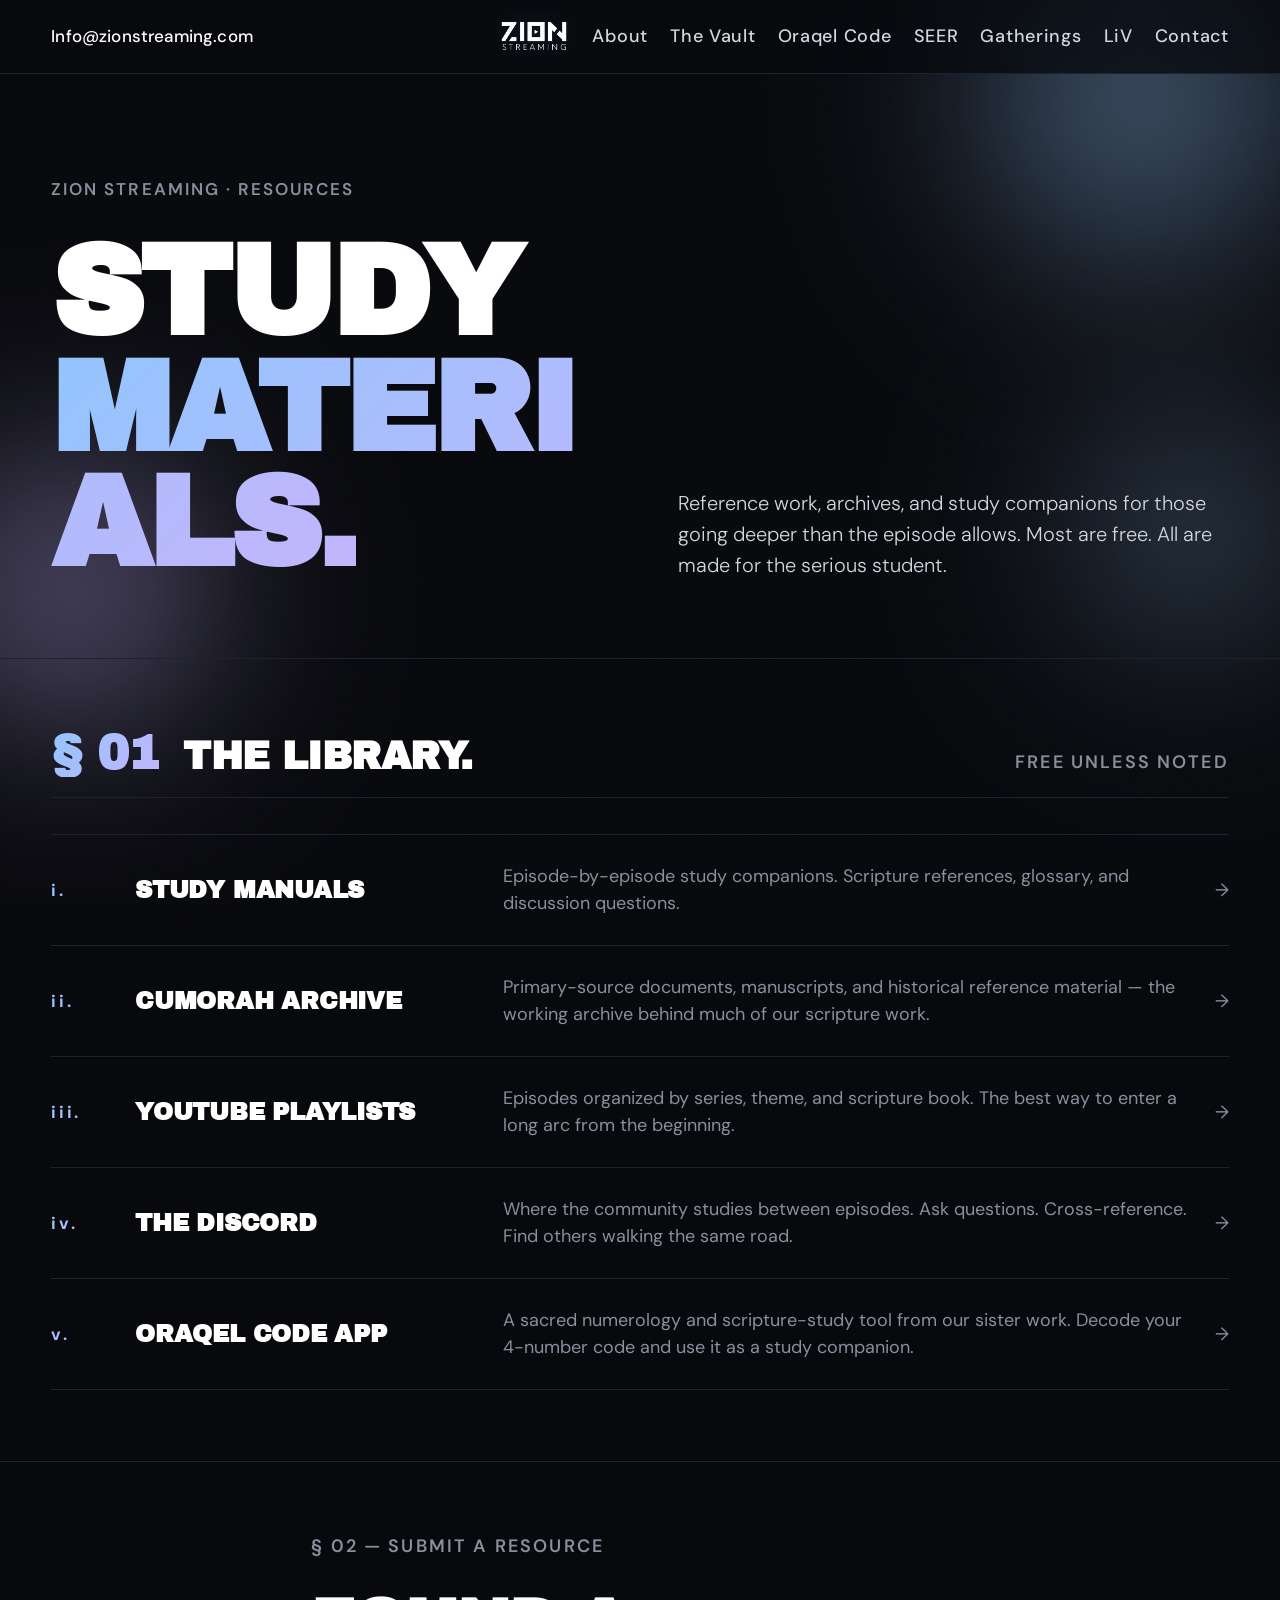
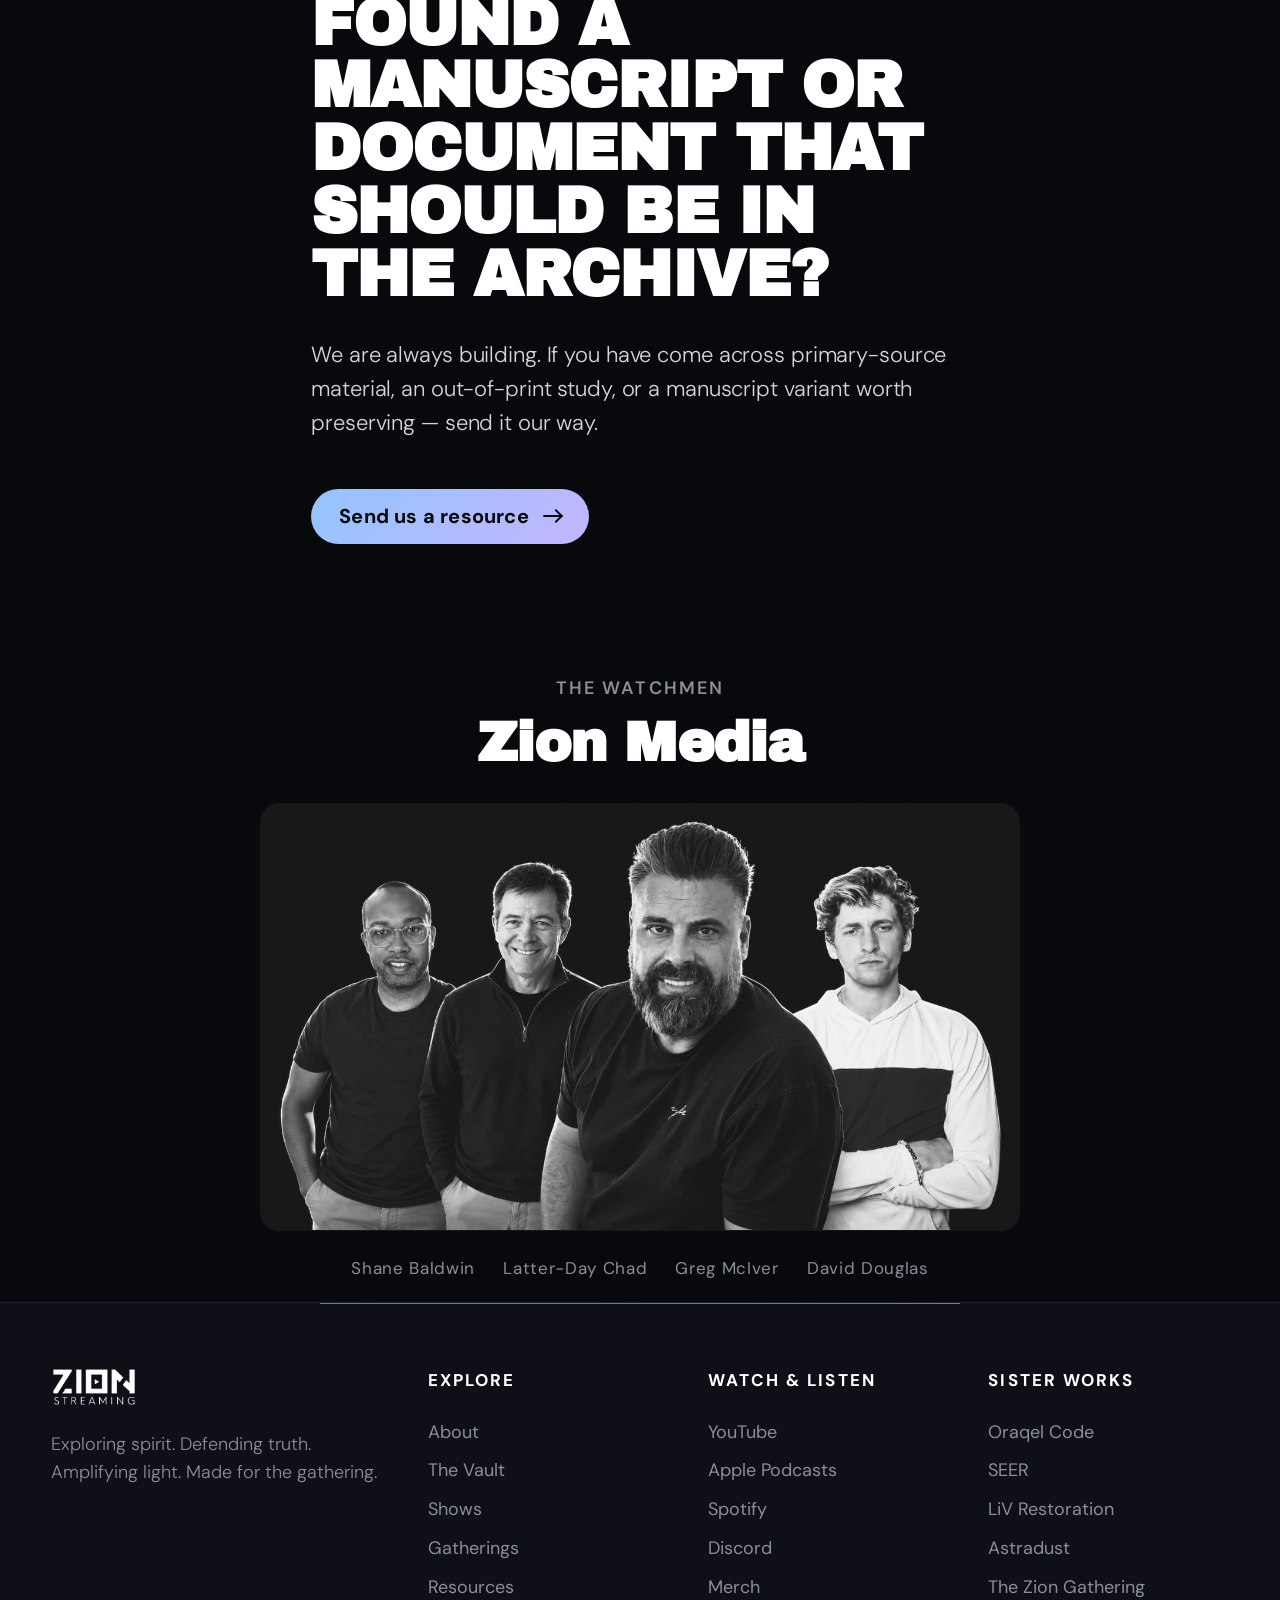
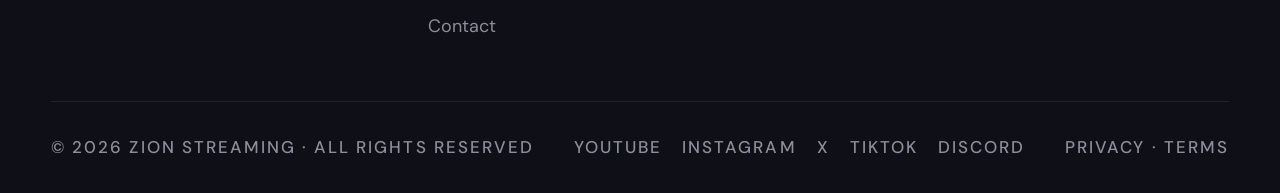
<file: resources/index.html>
<!DOCTYPE html>
<html lang="en">
<head>
<meta charset="UTF-8">
<meta name="viewport" content="width=device-width, initial-scale=1">
<title>Resources — Zion Streaming</title>
<meta property="og:title" content="Resources — Zion Streaming">
<meta property="og:description" content="Study materials, archives, and reference resources from Zion Media.">
<meta name="twitter:title" content="Resources — Zion Streaming">
<meta name="twitter:description" content="Study materials, archives, and reference resources from Zion Media.">
<meta property="og:type" content="website">
<meta property="og:url" content="https://www.zionstreaming.com">
<meta property="og:image" content="https://www.zionstreaming.com/images/og-image.png">
<meta property="og:image:width" content="1200">
<meta property="og:image:height" content="630">
<meta property="og:image:alt" content="Zion Streaming — Awaken & Gather">
<meta name="twitter:card" content="summary_large_image">
<meta name="twitter:image" content="https://www.zionstreaming.com/images/og-image.png">
<meta name="description" content="Study materials, archives, and reference resources from Zion Media.">
<link rel="stylesheet" href="/styles.css">
<!-- Google Analytics 4: Zion Media property, stream "All Zion Media sites" -->
<script async src="https://www.googletagmanager.com/gtag/js?id=G-JJF44BQBQJ"></script>
<script>window.dataLayer=window.dataLayer||[];function gtag(){dataLayer.push(arguments);}gtag('js',new Date());gtag('config','G-JJF44BQBQJ');</script>
</head>
<body>

<div class="atmo atmo--1" aria-hidden="true"></div>
<div class="atmo atmo--2" aria-hidden="true"></div>
<div class="atmo atmo--3" aria-hidden="true"></div>
<div class="grain" aria-hidden="true"></div>


<header class="masthead">
  <div class="masthead__inner">
    <div class="masthead__left">
      <a href="mailto:Info@zionstreaming.com">Info@zionstreaming.com</a>
    </div>
    <a href="/" class="masthead__logo" aria-label="Zion Streaming home">
      <img src="/images/zion-streaming-logo.png" alt="Zion Streaming">
    </a>
    <div class="masthead__right">
      <nav class="nav" id="nav">
        <a href="/about/">About</a>
        <a href="/vault/">The Vault</a>
        <a href="https://www.oraqelcode.com">Oraqel Code</a>
        <a href="https://seerscriptures.com">SEER</a>
        <a href="https://www.theziongathering.com">Gatherings</a>
        <a href="https://liveinvirtue.com">LiV</a>
        <a href="/contact/">Contact</a>
      </nav>
      <button class="nav-toggle" onclick="document.getElementById('nav').classList.toggle('open');">Menu</button>
    </div>
  </div>
</header>

<section class="pagehead">
  <div class="pagehead__inner">
    <div class="pagehead__crumbs"><a href="/">Zion Streaming</a> · Resources</div>
    <div class="pagehead__grid">
      <h1 class="pagehead__title">Study<br><em>materials.</em></h1>
      <p class="pagehead__lede">
        Reference work, archives, and study companions for those going deeper than the episode allows. Most are free. All are made for the serious student.
      </p>
    </div>
  </div>
</section>

<!-- RESOURCES LIST -->
<section class="section">
  <div class="wrap">

    <div class="section-head">
      <div class="section-head__num">§ 01</div>
      <h2 class="section-head__title">The library.</h2>
      <div class="section-head__meta">Free unless noted</div>
    </div>

    <div class="resource-list">

      <a href="https://www.zionstreaming.com/study-manuals/" class="resource-row">
        <div class="resource-row__num">i.</div>
        <div class="resource-row__name">Study Manuals</div>
        <div class="resource-row__desc">Episode-by-episode study companions. Scripture references, glossary, and discussion questions.</div>
        <div class="resource-row__arrow">→</div>
      </a>

      <a href="https://drive.google.com/drive/folders/18dmhXU3AoyhbojkoyIbXYQVi9HrvZKwh" class="resource-row">
        <div class="resource-row__num">ii.</div>
        <div class="resource-row__name">Cumorah Archive</div>
        <div class="resource-row__desc">Primary-source documents, manuscripts, and historical reference material — the working archive behind much of our scripture work.</div>
        <div class="resource-row__arrow">→</div>
      </a>

      <a href="https://www.youtube.com/@ZionMedia_/playlists" class="resource-row">
        <div class="resource-row__num">iii.</div>
        <div class="resource-row__name">YouTube Playlists</div>
        <div class="resource-row__desc">Episodes organized by series, theme, and scripture book. The best way to enter a long arc from the beginning.</div>
        <div class="resource-row__arrow">→</div>
      </a>

      <a href="https://discord.com/invite/e9yVQjNVRW" class="resource-row">
        <div class="resource-row__num">iv.</div>
        <div class="resource-row__name">The Discord</div>
        <div class="resource-row__desc">Where the community studies between episodes. Ask questions. Cross-reference. Find others walking the same road.</div>
        <div class="resource-row__arrow">→</div>
      </a>

      <a href="https://www.oraqelcode.com" class="resource-row">
        <div class="resource-row__num">v.</div>
        <div class="resource-row__name">Oraqel Code App</div>
        <div class="resource-row__desc">A sacred numerology and scripture-study tool from our sister work. Decode your 4-number code and use it as a study companion.</div>
        <div class="resource-row__arrow">→</div>
      </a>

    </div>

  </div>
</section>

<!-- SUBMIT YOUR OWN -->
<section class="section section--bordered">
  <div class="wrap" style="max-width:760px">
    <div class="eyebrow eyebrow--muted no-rule mb-32">§ 02 — Submit a resource</div>
    <h2 class="display-md mb-32">Found a manuscript or document that should be in the archive?</h2>
    <p class="lede mb-48">
      We are always building. If you have come across primary-source material, an out-of-print study, or a manuscript variant worth preserving — send it our way.
    </p>
    <a href="/contact/" class="btn">Send us a resource <span class="arrow"></span></a>
  </div>
</section>

<!-- FOOTER -->
<!-- THE WATCHMEN -->
<section class="watchmen">
  <div class="container">
    <p class="watchmen__label">The Watchmen</p>
    <h2 class="watchmen__title">Zion Media</h2>
    <img src="/images/team-photo.png" alt="The Zion Streaming hosts" class="watchmen__photo">
    <div class="watchmen__names">
      <span>Shane Baldwin</span>
      <span>Latter-Day Chad</span>
      <span>Greg McIver</span>
      <span>David Douglas</span>
    </div>
  </div>
</section>

<footer class="footer">
  <div class="footer__inner">
    <div class="footer__top">
      <div class="footer__brand">
        <div class="mark"><img src="/images/zion-streaming-logo.png" alt="Zion Streaming"></div>
        <p>Exploring spirit. Defending truth. Amplifying light. Made for the gathering.</p>
      </div>
      <div class="footer__col">
        <h6>Explore</h6>
        <ul>
          <li><a href="/about/">About</a></li>
          <li><a href="/vault/">The Vault</a></li>
          <li><a href="/shows/">Shows</a></li>
          <li><a href="https://www.theziongathering.com">Gatherings</a></li>
          <li><a href="/resources/">Resources</a></li>
          <li><a href="/contact/">Contact</a></li>
        </ul>
      </div>
      <div class="footer__col">
        <h6>Watch &amp; listen</h6>
        <ul>
          <li><a href="https://www.youtube.com/@ZionMedia_">YouTube</a></li>
          <li><a href="https://podcasts.apple.com/us/podcast/zion-media/id1817265894">Apple Podcasts</a></li>
          <li><a href="https://open.spotify.com/show/1yGg83HdSmHNABPeVVvT4j">Spotify</a></li>
          <li><a href="https://discord.com/invite/e9yVQjNVRW">Discord</a></li>
          <li><a href="https://zionstreaming.printify.me/">Merch</a></li>
        </ul>
      </div>
      <div class="footer__col">
        <h6>Sister works</h6>
        <ul>
          <li><a href="https://www.oraqelcode.com">Oraqel Code</a></li>
          <li><a href="https://seerscriptures.com">SEER</a></li>
          <li><a href="https://liveinvirtue.com">LiV Restoration</a></li>
          <li><a href="https://www.astradust.com/?ref=JORDANBALES" target="_blank" rel="sponsored noopener">Astradust</a></li>
          <li><a href="https://www.theziongathering.com">The Zion Gathering</a></li>
        </ul>
      </div>
    </div>
    <div class="footer__bottom">
      <div>© 2026 Zion Streaming · All rights reserved</div>
      <div class="footer__social">
        <a href="https://www.youtube.com/@ZionMedia_">YouTube</a>
        <a href="https://www.instagram.com/zionstreaming/">Instagram</a>
        <a href="https://x.com/zionstreaming">X</a>
        <a href="https://www.tiktok.com/@zionstreaming">TikTok</a>
        <a href="https://discord.com/invite/e9yVQjNVRW">Discord</a>
      </div>
      <div><a href="/privacy-policy.html">Privacy</a> · <a href="/terms-conditions.html">Terms</a></div>
    </div>
  </div>
</footer>

</body>
</html>
</file>
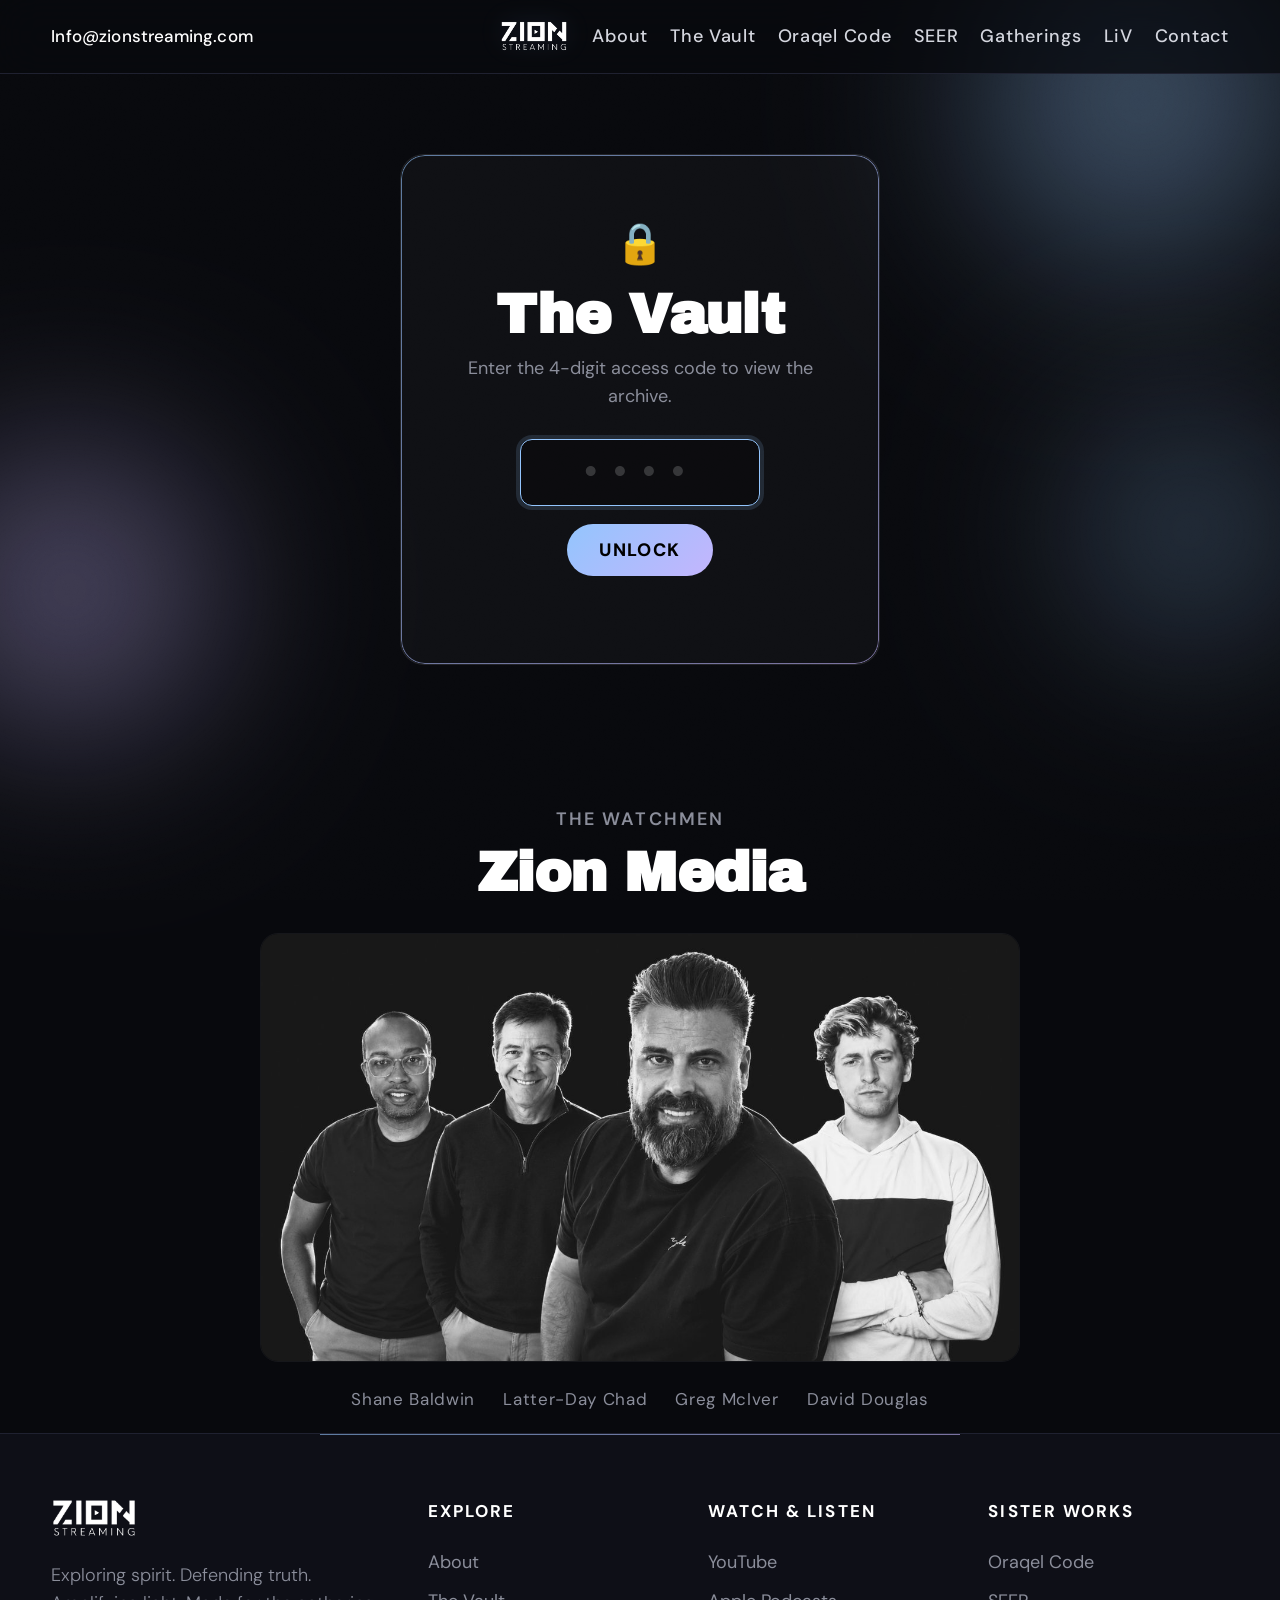
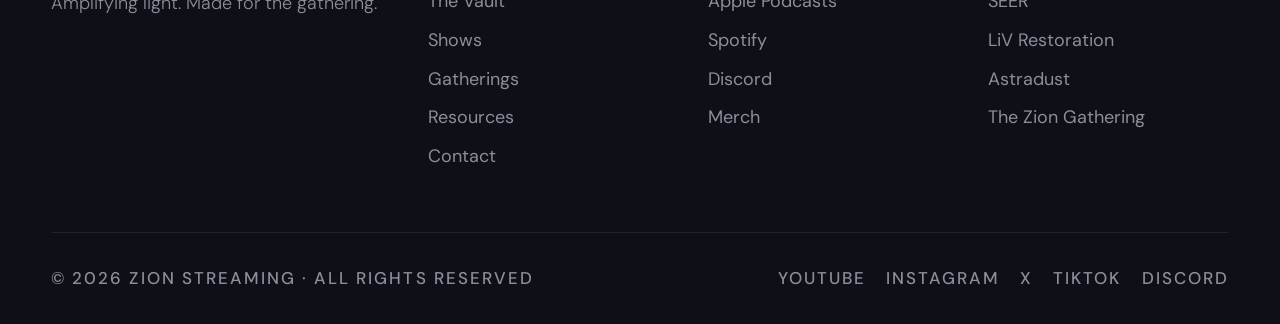
<file: vault/index.html>
<!DOCTYPE html>
<html lang="en">
<head>
<meta charset="UTF-8">
<meta name="viewport" content="width=device-width, initial-scale=1">
<title>The Vault — Zion Streaming</title>
<meta name="description" content="The Zion Vault — gated documents and resources for Zion Streaming viewers.">
<meta property="og:title" content="The Vault — Zion Streaming">
<meta property="og:description" content="Gated documents and resources for Zion Streaming viewers.">
<meta property="og:type" content="website">
<meta property="og:url" content="https://www.zionstreaming.com/vault/">
<meta property="og:image" content="https://www.zionstreaming.com/images/og-image.png">
<meta property="og:image:width" content="1200">
<meta property="og:image:height" content="630">
<meta name="twitter:card" content="summary_large_image">
<meta name="twitter:image" content="https://www.zionstreaming.com/images/og-image.png">
<link rel="icon" type="image/svg+xml" href="/images/favicon.svg">
<link rel="stylesheet" href="/styles.css">
<!-- Google Analytics 4: Zion Media property, stream "All Zion Media sites" -->
<script async src="https://www.googletagmanager.com/gtag/js?id=G-JJF44BQBQJ"></script>
<script>window.dataLayer=window.dataLayer||[];function gtag(){dataLayer.push(arguments);}gtag('js',new Date());gtag('config','G-JJF44BQBQJ');</script>
</head>
<body>

<div class="atmo atmo--1" aria-hidden="true"></div>
<div class="atmo atmo--2" aria-hidden="true"></div>
<div class="atmo atmo--3" aria-hidden="true"></div>
<div class="grain" aria-hidden="true"></div>

<!-- MASTHEAD -->
<header class="masthead">
  <div class="masthead__inner">
    <div class="masthead__left">
      <a href="mailto:Info@zionstreaming.com">Info@zionstreaming.com</a>
    </div>
    <a href="/" class="masthead__logo" aria-label="Zion Streaming home">
      <img src="/images/zion-streaming-logo.png" alt="Zion Streaming">
    </a>
    <div class="masthead__right">
      <nav class="nav" id="nav">
        <a href="/about/">About</a>
        <a href="/vault/">The Vault</a>
        <a href="https://www.oraqelcode.com">Oraqel Code</a>
        <a href="https://seerscriptures.com">SEER</a>
        <a href="https://www.theziongathering.com">Gatherings</a>
        <a href="https://liveinvirtue.com">LiV</a>
        <a href="/contact/">Contact</a>
      </nav>
      <button class="nav-toggle" aria-expanded="false" aria-controls="nav" onclick="document.getElementById('nav').classList.toggle('open'); this.setAttribute('aria-expanded', document.getElementById('nav').classList.contains('open'));">Menu</button>
    </div>
  </div>
</header>

<!-- LOCK SCREEN -->
<section class="vault-page" id="lock-screen">
  <div class="vault__lock">
    <div class="vault__icon">🔒</div>
    <h1 class="vault__title">The Vault</h1>
    <p class="vault__sub">Enter the 4-digit access code to view the archive.</p>
    <input
      type="text"
      class="vault__input"
      id="code-input"
      inputmode="numeric"
      pattern="[0-9]*"
      maxlength="4"
      placeholder="••••"
      autocomplete="off"
      autofocus
    >
    <button class="vault__btn" onclick="checkVaultCode()">Unlock</button>
    <p class="vault__error" id="error-msg"></p>
  </div>
</section>

<!-- VAULT CONTENT (revealed on correct code) -->
<section class="vault__content" id="vault-content">
  <div class="container">

    <div class="vault__hero">
      <h1 class="vault__title">The Vault</h1>
      <p>Documents, research, and study materials curated for the remnant. Bookmark this page — new additions land here as we publish them.</p>
    </div>

    <div class="vault__grid">

      <article class="vault__doc">
        <p class="vault__doc__type">Revelation · Sept 18, 2025</p>
        <h3>Concerning the Baptism of the Holy Ghost and the Sanctifying Fire of Zion</h3>
        <p>Received in the Batcave, Farmington, Utah — on the two witnesses of one holy process: the baptism of fire and the baptism of the Holy Ghost, and the sealing into Zion.</p>
        <a href="/vault/docs/revelation-baptism-holy-ghost-sanctifying-fire-2025-09-18.pdf" download target="_blank" rel="noopener">Download PDF →</a>
      </article>

      <article class="vault__doc">
        <p class="vault__doc__type">Coming Soon</p>
        <h3>Document Title</h3>
        <p>Document descriptions and download links will appear here.</p>
        <a href="#">Open →</a>
      </article>

      <article class="vault__doc">
        <p class="vault__doc__type">Coming Soon</p>
        <h3>Document Title</h3>
        <p>Document descriptions and download links will appear here.</p>
        <a href="#">Open →</a>
      </article>

      <article class="vault__doc">
        <p class="vault__doc__type">Coming Soon</p>
        <h3>Document Title</h3>
        <p>Document descriptions and download links will appear here.</p>
        <a href="#">Open →</a>
      </article>

    </div>

    <button class="vault__lockout" onclick="lockVault()">Lock the Vault</button>
  </div>
</section>

<!-- THE WATCHMEN -->
<section class="watchmen">
  <div class="container">
    <p class="watchmen__label">The Watchmen</p>
    <h2 class="watchmen__title">Zion Media</h2>
    <img src="/images/team-photo.png" alt="The Zion Streaming hosts" class="watchmen__photo">
    <div class="watchmen__names">
      <span>Shane Baldwin</span>
      <span>Latter-Day Chad</span>
      <span>Greg McIver</span>
      <span>David Douglas</span>
    </div>
  </div>
</section>

<!-- FOOTER -->
<footer class="footer">
  <div class="footer__inner">

    <div class="footer__top">
      <div class="footer__brand">
        <div class="mark"><img src="/images/zion-streaming-logo.png" alt="Zion Streaming"></div>
        <p>Exploring spirit. Defending truth. Amplifying light. Made for the gathering.</p>
      </div>

      <div class="footer__col">
        <h6>Explore</h6>
        <ul>
          <li><a href="/about/">About</a></li>
          <li><a href="/vault/">The Vault</a></li>
          <li><a href="/shows/">Shows</a></li>
          <li><a href="https://www.theziongathering.com">Gatherings</a></li>
          <li><a href="/resources/">Resources</a></li>
          <li><a href="/contact/">Contact</a></li>
        </ul>
      </div>

      <div class="footer__col">
        <h6>Watch &amp; listen</h6>
        <ul>
          <li><a href="https://www.youtube.com/@ZionMedia_">YouTube</a></li>
          <li><a href="https://podcasts.apple.com/us/podcast/zion-media/id1817265894">Apple Podcasts</a></li>
          <li><a href="https://open.spotify.com/show/1yGg83HdSmHNABPeVVvT4j">Spotify</a></li>
          <li><a href="https://discord.com/invite/e9yVQjNVRW">Discord</a></li>
          <li><a href="https://zionstreaming.printify.me/">Merch</a></li>
        </ul>
      </div>

      <div class="footer__col">
        <h6>Sister works</h6>
        <ul>
          <li><a href="https://www.oraqelcode.com">Oraqel Code</a></li>
          <li><a href="https://seerscriptures.com">SEER</a></li>
          <li><a href="https://liveinvirtue.com">LiV Restoration</a></li>
          <li><a href="https://www.astradust.com/?ref=JORDANBALES" target="_blank" rel="sponsored noopener">Astradust</a></li>
          <li><a href="https://www.theziongathering.com">The Zion Gathering</a></li>
        </ul>
      </div>
    </div>

    <div class="footer__bottom">
      <div>© 2026 Zion Streaming · All rights reserved</div>
      <div class="footer__social">
        <a href="https://www.youtube.com/@ZionMedia_" aria-label="YouTube">YouTube</a>
        <a href="https://www.instagram.com/zionstreaming/" aria-label="Instagram">Instagram</a>
        <a href="https://x.com/zionstreaming" aria-label="X / Twitter">X</a>
        <a href="https://www.tiktok.com/@zionstreaming" aria-label="TikTok">TikTok</a>
        <a href="https://discord.com/invite/e9yVQjNVRW" aria-label="Discord">Discord</a>
      </div>
    </div>

  </div>
</footer>

<script>
  // Vault unlock logic — light gating, not real security
  const VAULT_CODE = '3333';

  function unlockVault() {
    document.getElementById('lock-screen').style.display = 'none';
    document.getElementById('vault-content').classList.add('unlocked');
  }

  function lockVault() {
    sessionStorage.removeItem('vault-unlocked');
    document.getElementById('lock-screen').style.display = 'flex';
    document.getElementById('vault-content').classList.remove('unlocked');
    document.getElementById('code-input').value = '';
    document.getElementById('error-msg').textContent = '';
    document.getElementById('code-input').focus();
  }

  function checkVaultCode() {
    const input = document.getElementById('code-input');
    const err = document.getElementById('error-msg');
    if (input.value === VAULT_CODE) {
      sessionStorage.setItem('vault-unlocked', '1');
      err.textContent = '';
      unlockVault();
    } else {
      err.textContent = 'Incorrect code. Try again.';
      input.value = '';
      input.focus();
    }
  }

  // Submit on Enter
  document.getElementById('code-input').addEventListener('keydown', e => {
    if (e.key === 'Enter') checkVaultCode();
  });

  // Auto-submit when 4 digits entered
  document.getElementById('code-input').addEventListener('input', e => {
    // Strip non-digits
    e.target.value = e.target.value.replace(/[^0-9]/g, '');
    if (e.target.value.length === 4) {
      setTimeout(checkVaultCode, 80);
    }
  });

  // Stay unlocked for the session if already verified
  if (sessionStorage.getItem('vault-unlocked') === '1') {
    unlockVault();
  }
</script>

</body>
</html>
</file>
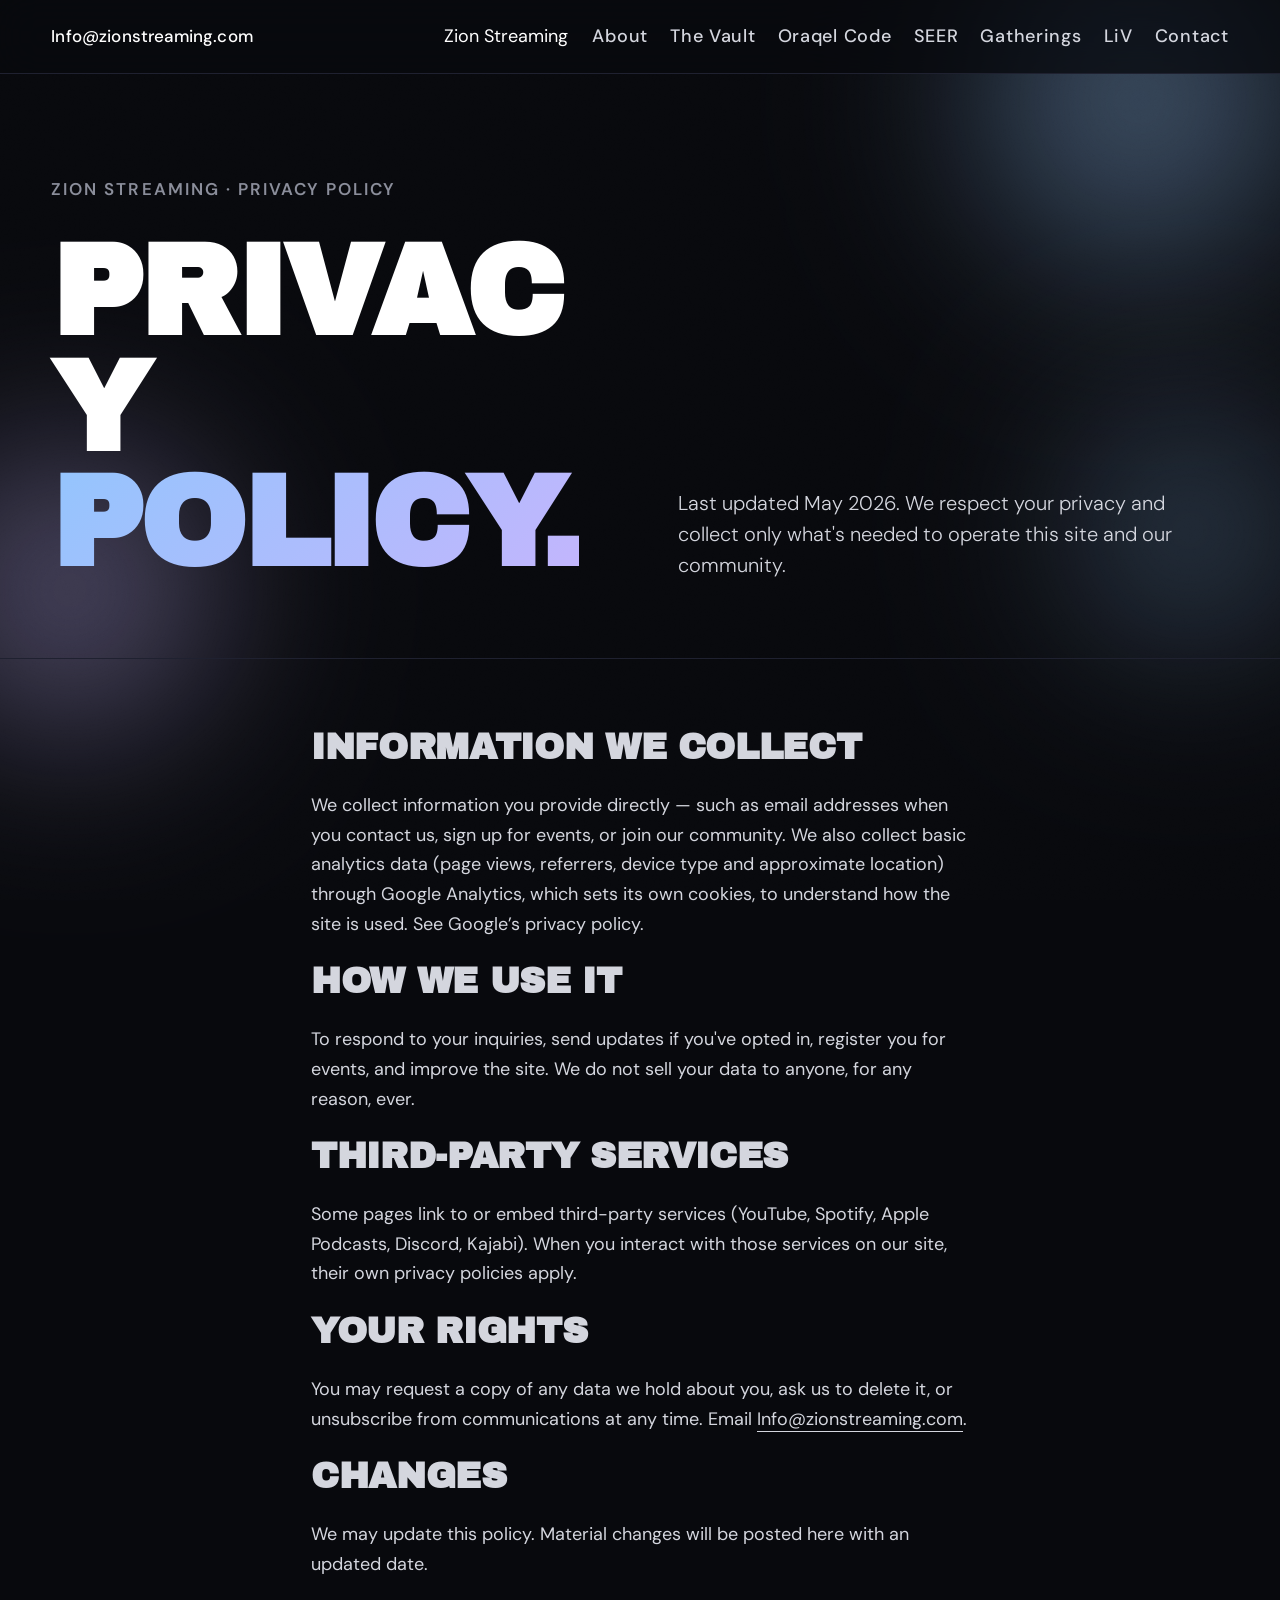
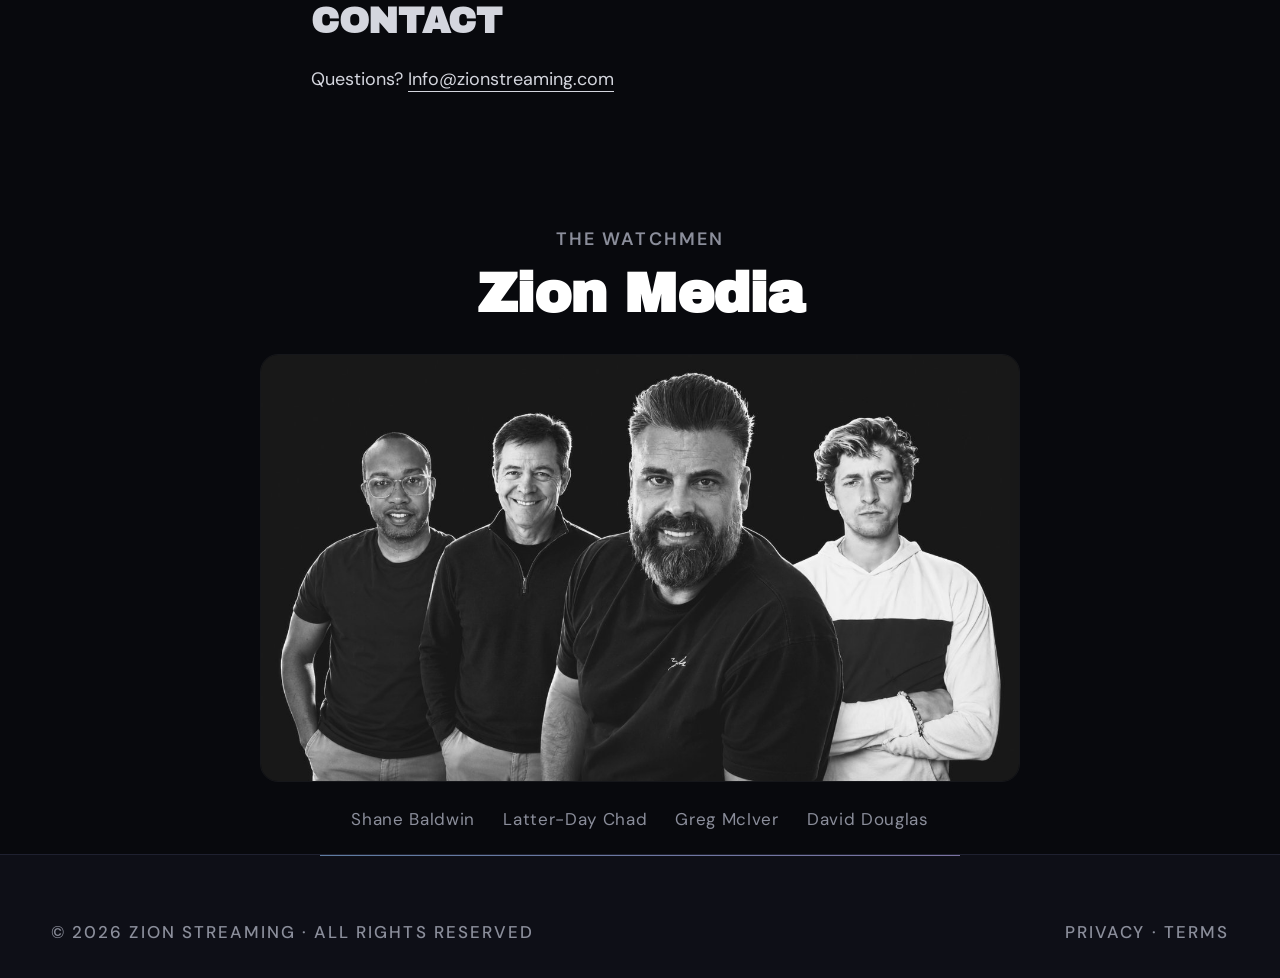
<file: privacy-policy.html>
<!DOCTYPE html>
<html lang="en">
<head>
<meta charset="UTF-8">
<meta name="viewport" content="width=device-width, initial-scale=1">
<title>Privacy Policy — Zion Streaming</title>
<meta property="og:title" content="Zion Streaming — Awaken & Gather">
<meta property="og:description" content="A media studio for the Restoration. Bold truth. Sacred history. The gathering of Israel.">
<meta name="twitter:title" content="Zion Streaming — Awaken & Gather">
<meta name="twitter:description" content="A media studio for the Restoration. Bold truth. Sacred history. The gathering of Israel.">
<meta property="og:type" content="website">
<meta property="og:url" content="https://www.zionstreaming.com">
<meta property="og:image" content="https://www.zionstreaming.com/images/og-image.png">
<meta property="og:image:width" content="1200">
<meta property="og:image:height" content="630">
<meta property="og:image:alt" content="Zion Streaming — Awaken & Gather">
<meta name="twitter:card" content="summary_large_image">
<meta name="twitter:image" content="https://www.zionstreaming.com/images/og-image.png">
<link rel="stylesheet" href="/styles.css">
<!-- Google Analytics 4: Zion Media property, stream "All Zion Media sites" -->
<script async src="https://www.googletagmanager.com/gtag/js?id=G-JJF44BQBQJ"></script>
<script>window.dataLayer=window.dataLayer||[];function gtag(){dataLayer.push(arguments);}gtag('js',new Date());gtag('config','G-JJF44BQBQJ');</script>
</head>
<body>

<div class="atmo atmo--1" aria-hidden="true"></div>
<div class="atmo atmo--2" aria-hidden="true"></div>
<div class="atmo atmo--3" aria-hidden="true"></div>
<div class="grain" aria-hidden="true"></div>


<header class="masthead">
  <div class="masthead__inner">
    <div class="masthead__left">
      <a href="mailto:Info@zionstreaming.com">Info@zionstreaming.com</a>
    </div>
    <a href="/" class="masthead__logo"><span class="mark"></span><span>Zion Streaming</span></a>
    <div class="masthead__right">
      <nav class="nav" id="nav">
        <a href="/about/">About</a>
        <a href="/vault/">The Vault</a>
        <a href="https://www.oraqelcode.com">Oraqel Code</a>
        <a href="https://seerscriptures.com">SEER</a>
        <a href="https://www.theziongathering.com">Gatherings</a>
        <a href="https://liveinvirtue.com">LiV</a>
        <a href="/contact/">Contact</a>
      </nav>
      <button class="nav-toggle" onclick="document.getElementById('nav').classList.toggle('open');">Menu</button>
    </div>
  </div>
</header>

<section class="pagehead">
  <div class="pagehead__inner">
    <div class="pagehead__crumbs"><a href="/">Zion Streaming</a> · Privacy Policy</div>
    <div class="pagehead__grid">
      <h1 class="pagehead__title">Privacy<br><em>Policy.</em></h1>
      <p class="pagehead__lede">
        Last updated May 2026. We respect your privacy and collect only what's needed to operate this site and our community.
      </p>
    </div>
  </div>
</section>

<section class="section">
  <div class="wrap" style="max-width:760px">
    <div class="body-lg" style="display:flex;flex-direction:column;gap:24px">

      <h2 class="display-sm">Information we collect</h2>
      <p>We collect information you provide directly — such as email addresses when you contact us, sign up for events, or join our community. We also collect basic analytics data (page views, referrers, device type and approximate location) through Google Analytics, which sets its own cookies, to understand how the site is used. See <a href="https://policies.google.com/privacy" target="_blank" rel="noopener">Google&rsquo;s privacy policy</a>.</p>

      <h2 class="display-sm">How we use it</h2>
      <p>To respond to your inquiries, send updates if you've opted in, register you for events, and improve the site. We do not sell your data to anyone, for any reason, ever.</p>

      <h2 class="display-sm">Third-party services</h2>
      <p>Some pages link to or embed third-party services (YouTube, Spotify, Apple Podcasts, Discord, Kajabi). When you interact with those services on our site, their own privacy policies apply.</p>

      <h2 class="display-sm">Your rights</h2>
      <p>You may request a copy of any data we hold about you, ask us to delete it, or unsubscribe from communications at any time. Email <a href="mailto:Info@zionstreaming.com" style="border-bottom:1px solid currentColor">Info@zionstreaming.com</a>.</p>

      <h2 class="display-sm">Changes</h2>
      <p>We may update this policy. Material changes will be posted here with an updated date.</p>

      <h2 class="display-sm">Contact</h2>
      <p>Questions? <a href="mailto:Info@zionstreaming.com" style="border-bottom:1px solid currentColor">Info@zionstreaming.com</a></p>

    </div>
  </div>
</section>

<!-- THE WATCHMEN -->
<section class="watchmen">
  <div class="container">
    <p class="watchmen__label">The Watchmen</p>
    <h2 class="watchmen__title">Zion Media</h2>
    <img src="/images/team-photo.png" alt="The Zion Streaming hosts" class="watchmen__photo">
    <div class="watchmen__names">
      <span>Shane Baldwin</span>
      <span>Latter-Day Chad</span>
      <span>Greg McIver</span>
      <span>David Douglas</span>
    </div>
  </div>
</section>

<footer class="footer">
  <div class="footer__inner">
    <div class="footer__bottom">
      <div>© 2026 Zion Streaming · All rights reserved</div>
      <div><a href="/privacy-policy.html">Privacy</a> · <a href="/terms-conditions.html">Terms</a></div>
    </div>
  </div>
</footer>

</body>
</html>
</file>
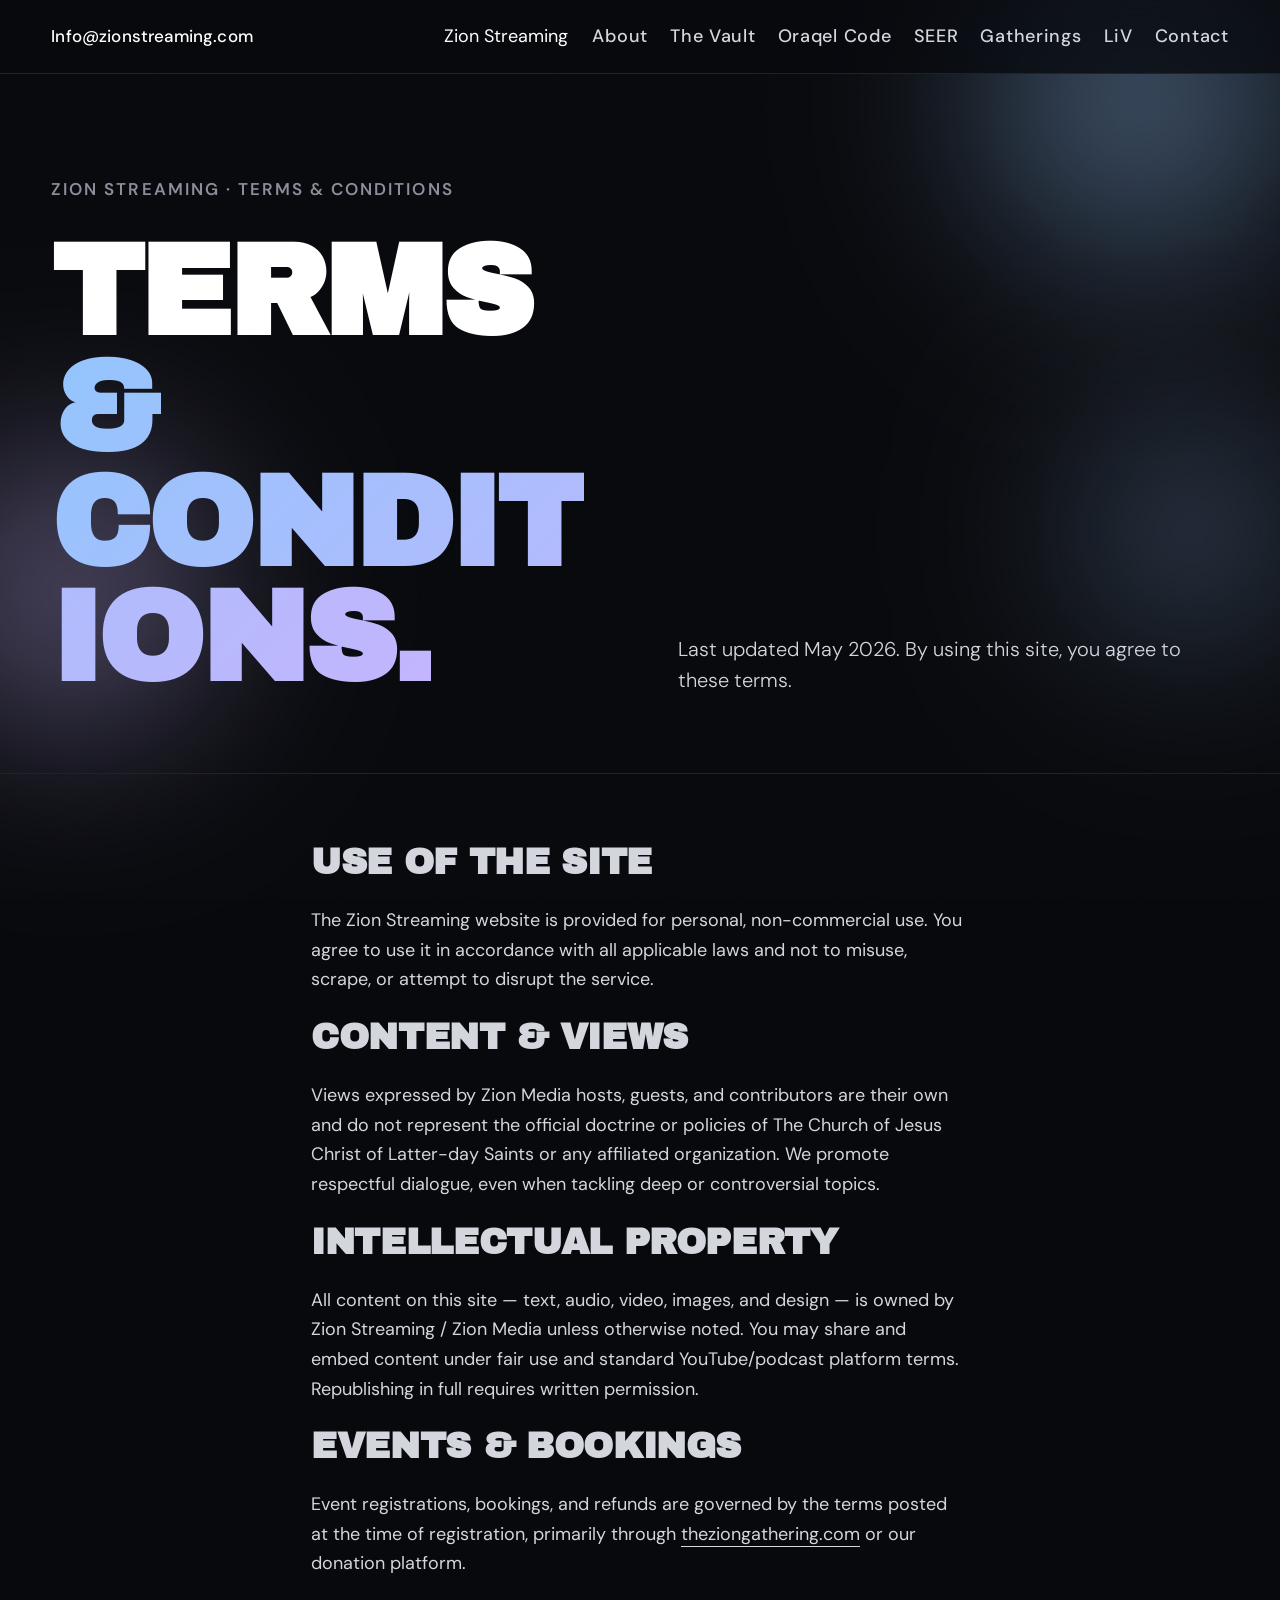
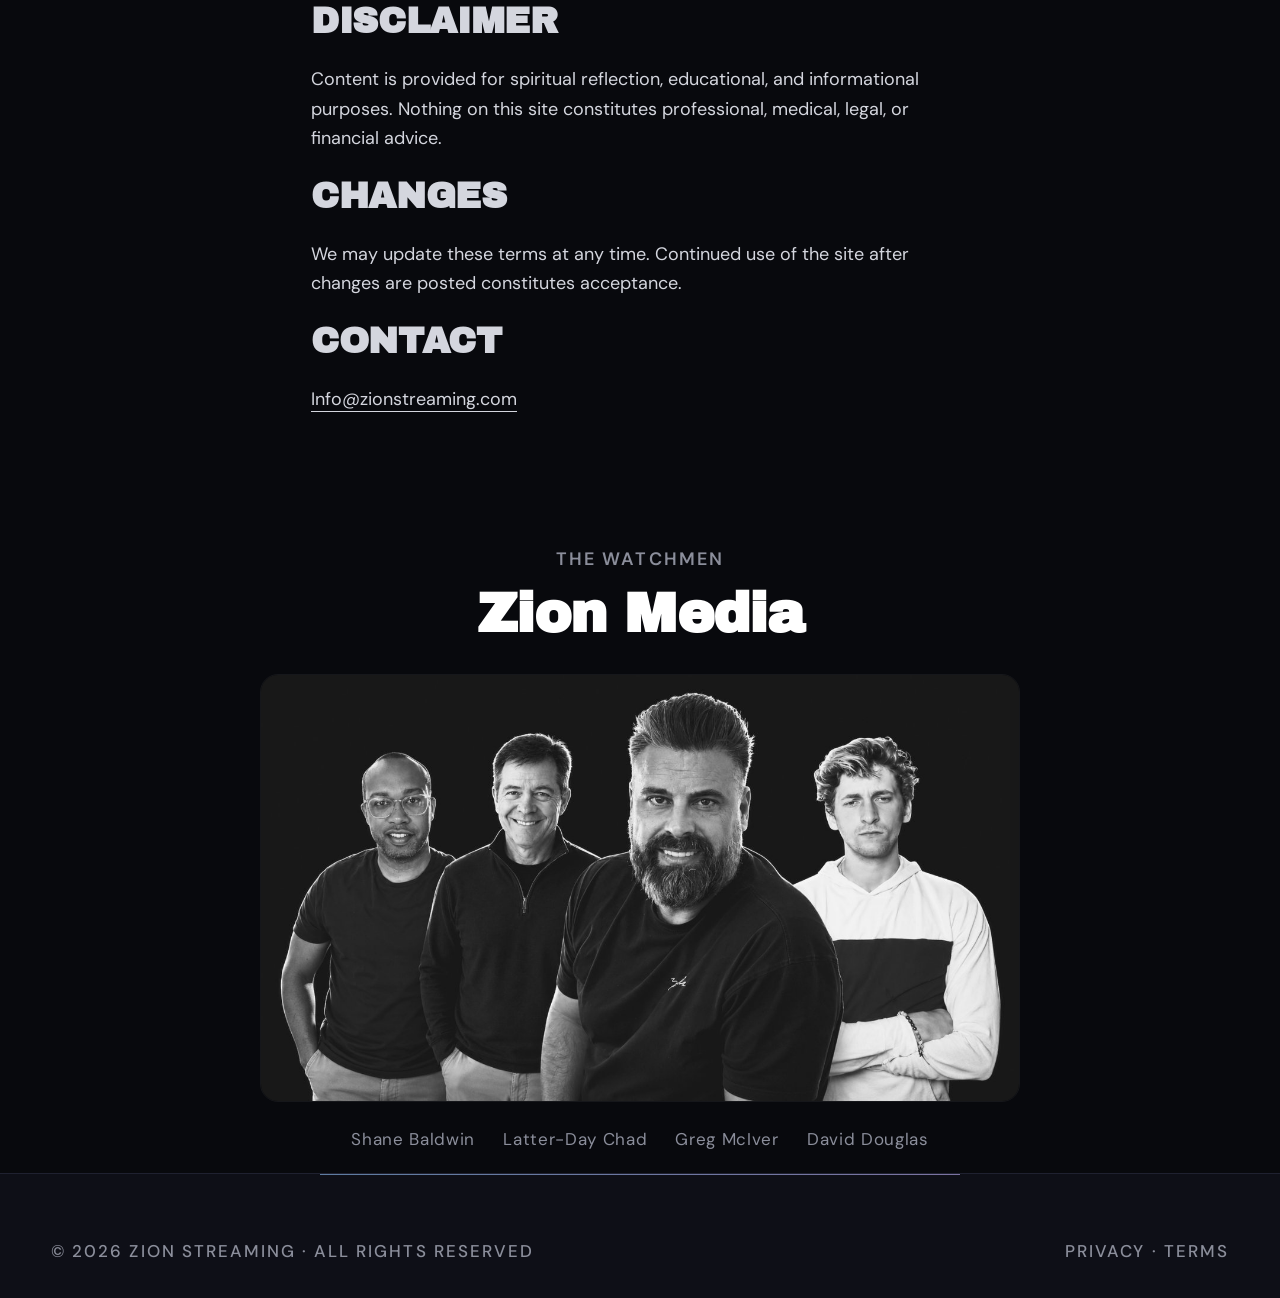
<file: terms-conditions.html>
<!DOCTYPE html>
<html lang="en">
<head>
<meta charset="UTF-8">
<meta name="viewport" content="width=device-width, initial-scale=1">
<title>Terms &amp; Conditions — Zion Streaming</title>
<meta property="og:title" content="Zion Streaming — Awaken & Gather">
<meta property="og:description" content="A media studio for the Restoration. Bold truth. Sacred history. The gathering of Israel.">
<meta name="twitter:title" content="Zion Streaming — Awaken & Gather">
<meta name="twitter:description" content="A media studio for the Restoration. Bold truth. Sacred history. The gathering of Israel.">
<meta property="og:type" content="website">
<meta property="og:url" content="https://www.zionstreaming.com">
<meta property="og:image" content="https://www.zionstreaming.com/images/og-image.png">
<meta property="og:image:width" content="1200">
<meta property="og:image:height" content="630">
<meta property="og:image:alt" content="Zion Streaming — Awaken & Gather">
<meta name="twitter:card" content="summary_large_image">
<meta name="twitter:image" content="https://www.zionstreaming.com/images/og-image.png">
<link rel="stylesheet" href="/styles.css">
<!-- Google Analytics 4: Zion Media property, stream "All Zion Media sites" -->
<script async src="https://www.googletagmanager.com/gtag/js?id=G-JJF44BQBQJ"></script>
<script>window.dataLayer=window.dataLayer||[];function gtag(){dataLayer.push(arguments);}gtag('js',new Date());gtag('config','G-JJF44BQBQJ');</script>
</head>
<body>

<div class="atmo atmo--1" aria-hidden="true"></div>
<div class="atmo atmo--2" aria-hidden="true"></div>
<div class="atmo atmo--3" aria-hidden="true"></div>
<div class="grain" aria-hidden="true"></div>


<header class="masthead">
  <div class="masthead__inner">
    <div class="masthead__left">
      <a href="mailto:Info@zionstreaming.com">Info@zionstreaming.com</a>
    </div>
    <a href="/" class="masthead__logo"><span class="mark"></span><span>Zion Streaming</span></a>
    <div class="masthead__right">
      <nav class="nav" id="nav">
        <a href="/about/">About</a>
        <a href="/vault/">The Vault</a>
        <a href="https://www.oraqelcode.com">Oraqel Code</a>
        <a href="https://seerscriptures.com">SEER</a>
        <a href="https://www.theziongathering.com">Gatherings</a>
        <a href="https://liveinvirtue.com">LiV</a>
        <a href="/contact/">Contact</a>
      </nav>
      <button class="nav-toggle" onclick="document.getElementById('nav').classList.toggle('open');">Menu</button>
    </div>
  </div>
</header>

<section class="pagehead">
  <div class="pagehead__inner">
    <div class="pagehead__crumbs"><a href="/">Zion Streaming</a> · Terms &amp; Conditions</div>
    <div class="pagehead__grid">
      <h1 class="pagehead__title">Terms<br><em>&amp; Conditions.</em></h1>
      <p class="pagehead__lede">
        Last updated May 2026. By using this site, you agree to these terms.
      </p>
    </div>
  </div>
</section>

<section class="section">
  <div class="wrap" style="max-width:760px">
    <div class="body-lg" style="display:flex;flex-direction:column;gap:24px">

      <h2 class="display-sm">Use of the site</h2>
      <p>The Zion Streaming website is provided for personal, non-commercial use. You agree to use it in accordance with all applicable laws and not to misuse, scrape, or attempt to disrupt the service.</p>

      <h2 class="display-sm">Content &amp; views</h2>
      <p>Views expressed by Zion Media hosts, guests, and contributors are their own and do not represent the official doctrine or policies of The Church of Jesus Christ of Latter-day Saints or any affiliated organization. We promote respectful dialogue, even when tackling deep or controversial topics.</p>

      <h2 class="display-sm">Intellectual property</h2>
      <p>All content on this site — text, audio, video, images, and design — is owned by Zion Streaming / Zion Media unless otherwise noted. You may share and embed content under fair use and standard YouTube/podcast platform terms. Republishing in full requires written permission.</p>

      <h2 class="display-sm">Events &amp; bookings</h2>
      <p>Event registrations, bookings, and refunds are governed by the terms posted at the time of registration, primarily through <a href="https://www.theziongathering.com" style="border-bottom:1px solid currentColor">theziongathering.com</a> or our donation platform.</p>

      <h2 class="display-sm">Disclaimer</h2>
      <p>Content is provided for spiritual reflection, educational, and informational purposes. Nothing on this site constitutes professional, medical, legal, or financial advice.</p>

      <h2 class="display-sm">Changes</h2>
      <p>We may update these terms at any time. Continued use of the site after changes are posted constitutes acceptance.</p>

      <h2 class="display-sm">Contact</h2>
      <p><a href="mailto:Info@zionstreaming.com" style="border-bottom:1px solid currentColor">Info@zionstreaming.com</a></p>

    </div>
  </div>
</section>

<!-- THE WATCHMEN -->
<section class="watchmen">
  <div class="container">
    <p class="watchmen__label">The Watchmen</p>
    <h2 class="watchmen__title">Zion Media</h2>
    <img src="/images/team-photo.png" alt="The Zion Streaming hosts" class="watchmen__photo">
    <div class="watchmen__names">
      <span>Shane Baldwin</span>
      <span>Latter-Day Chad</span>
      <span>Greg McIver</span>
      <span>David Douglas</span>
    </div>
  </div>
</section>

<footer class="footer">
  <div class="footer__inner">
    <div class="footer__bottom">
      <div>© 2026 Zion Streaming · All rights reserved</div>
      <div><a href="/privacy-policy.html">Privacy</a> · <a href="/terms-conditions.html">Terms</a></div>
    </div>
  </div>
</footer>

</body>
</html>
</file>
<file: styles.css>
/* ============================================================
   ZION STREAMING — Bold · Dark · Modern
   Black primary, white text, light blue + purple gradient accents.
   ============================================================ */

@import url('https://fonts.googleapis.com/css2?family=Archivo+Black&family=Archivo:wght@400;500;600;700;800;900&family=DM+Sans:opsz,wght@9..40,300;9..40,400;9..40,500;9..40,600;9..40,700&display=swap');

:root {
  /* Color — dark theme */
  --bg:           #08090d;
  --bg-soft:      #0e0f17;
  --bg-card:      #12131c;
  --bg-elevated:  #181a25;

  --text:         #ffffff;
  --text-soft:    #d4d6de;
  --text-mute:    #8b8e9b;
  --text-faint:   #5a5d6a;

  --border:       #1f2130;
  --border-soft:  #15161f;
  --border-bright: #2a2d3f;

  /* Gradient accents — light blue + light purple */
  --blue:         #93c5fd;
  --blue-bright:  #a5d4ff;
  --purple:       #c4b5fd;
  --purple-bright: #d4c5ff;

  --grad:         linear-gradient(135deg, var(--blue) 0%, var(--purple) 100%);
  --grad-soft:    linear-gradient(135deg, rgba(147, 197, 253, 0.18) 0%, rgba(196, 181, 253, 0.18) 100%);
  --grad-glow:    radial-gradient(circle at 50% 50%, rgba(147, 197, 253, 0.35) 0%, rgba(196, 181, 253, 0.18) 40%, transparent 75%);

  /* Type */
  --display:      'Archivo Black', 'Impact', 'Arial Black', sans-serif;
  --display-alt:  'Archivo', 'Helvetica Neue', sans-serif;
  --body:         'DM Sans', -apple-system, BlinkMacSystemFont, 'Helvetica Neue', Arial, sans-serif;

  /* Layout */
  --max:          1400px;
  --reading:      720px;
  --gutter:       clamp(20px, 4vw, 56px);
  --section-y:    clamp(52px, 5.5vw, 84px);

  /* Borders */
  --rule:         1px solid var(--border);
  --rule-soft:    1px solid var(--border-soft);
  --rule-bright:  1px solid var(--border-bright);
}

* { box-sizing: border-box; margin: 0; padding: 0; }

html { scroll-behavior: smooth; -webkit-text-size-adjust: 100%; }

body {
  font-family: var(--body);
  font-size: 18px;
  line-height: 1.6;
  color: var(--text);
  background: var(--bg);
  -webkit-font-smoothing: antialiased;
  -moz-osx-font-smoothing: grayscale;
  overflow-x: hidden;
}

::selection { background: var(--purple); color: var(--bg); }

img, svg, video { display: block; max-width: 100%; height: auto; }

a { color: inherit; text-decoration: none; }

button { font-family: inherit; cursor: pointer; border: 0; background: none; color: inherit; }

/* ============================================================
   ATMOSPHERIC GRADIENTS (background washes)
   ============================================================ */

.atmo {
  position: fixed;
  pointer-events: none;
  z-index: 0;
  filter: blur(80px);
  opacity: 0.5;
  border-radius: 50%;
  mix-blend-mode: screen;
}

.atmo--1 {
  width: 520px;
  height: 520px;
  background: radial-gradient(circle, var(--blue) 0%, transparent 65%);
  top: -160px;
  right: -120px;
}

.atmo--2 {
  width: 460px;
  height: 460px;
  background: radial-gradient(circle, var(--purple) 0%, transparent 65%);
  top: 40vh;
  left: -160px;
}

.atmo--3 {
  width: 380px;
  height: 380px;
  background: radial-gradient(circle, var(--blue) 0%, transparent 65%);
  bottom: 20vh;
  right: -100px;
  opacity: 0.35;
}

@media (max-width: 700px) {
  .atmo--1 { width: 320px; height: 320px; }
  .atmo--2 { width: 280px; height: 280px; }
  .atmo--3 { width: 260px; height: 260px; }
}

/* Grain texture overlay */
.grain {
  position: fixed;
  inset: 0;
  pointer-events: none;
  z-index: 1;
  opacity: 0.04;
  background-image: url("data:image/svg+xml;utf8,<svg xmlns='http://www.w3.org/2000/svg' width='200' height='200'><filter id='n'><feTurbulence baseFrequency='0.9' numOctaves='2'/><feColorMatrix values='0 0 0 0 1 0 0 0 0 1 0 0 0 0 1 0 0 0 1 0'/></filter><rect width='200' height='200' filter='url(%23n)'/></svg>");
  mix-blend-mode: overlay;
}

/* Site content sits above the atmosphere */
.masthead, .hero, .section, .gathering, .footer, .pagehead { position: relative; z-index: 2; }

/* ============================================================
   TYPOGRAPHY
   ============================================================ */

.display-xl {
  font-family: var(--display);
  font-weight: 900;
  font-size: clamp(72px, 14vw, 220px);
  line-height: 0.88;
  letter-spacing: -0.025em;
  text-transform: uppercase;
}

.display-lg {
  font-family: var(--display);
  font-weight: 900;
  font-size: clamp(40px, 8vw, 112px);
  line-height: 0.92;
  overflow-wrap: break-word;
  letter-spacing: -0.02em;
  text-transform: uppercase;
}

.display-md {
  font-family: var(--display);
  font-weight: 900;
  font-size: clamp(30px, 5vw, 64px);
  line-height: 0.98;
  overflow-wrap: anywhere;
  letter-spacing: -0.015em;
  text-transform: uppercase;
}

.display-sm {
  font-family: var(--display);
  font-weight: 900;
  font-size: clamp(24px, 3vw, 36px);
  line-height: 1.05;
  letter-spacing: -0.01em;
  text-transform: uppercase;
}

.lede {
  font-family: var(--body);
  font-weight: 300;
  font-size: clamp(18px, 1.8vw, 22px);
  line-height: 1.55;
  color: var(--text-soft);
  letter-spacing: -0.005em;
}

.eyebrow {
  font-family: var(--body);
  font-size: 18px;
  font-weight: 600;
  letter-spacing: 0.12em;
  text-transform: uppercase;
  display: inline-flex;
  align-items: center;
  gap: 12px;
  color: var(--text);
}

.eyebrow--grad {
  background: var(--grad);
  -webkit-background-clip: text;
  background-clip: text;
  color: transparent;
  -webkit-text-fill-color: transparent;
}

.eyebrow--muted { color: var(--text-mute); }

.eyebrow::before {
  content: '';
  display: inline-block;
  width: 24px;
  height: 2px;
  background: currentColor;
}

.eyebrow.no-rule::before { display: none; }

.body-lg { font-size: 18px; line-height: 1.65; color: var(--text-soft); }
.body-md { font-size: 18px; line-height: 1.65; color: var(--text-soft); }
.body-sm { font-size: 17px; line-height: 1.55; color: var(--text-mute); }

.caption {
  font-size: 17px;
  letter-spacing: 0.12em;
  text-transform: uppercase;
  color: var(--text-mute);
  font-weight: 600;
}

.grad-text {
  background: var(--grad);
  -webkit-background-clip: text;
  background-clip: text;
  color: transparent;
  -webkit-text-fill-color: transparent;
}

/* ============================================================
   MASTHEAD / NAVIGATION
   ============================================================ */

.masthead {
  border-bottom: var(--rule);
  background: rgba(8, 9, 13, 0.78);
  backdrop-filter: blur(20px) saturate(140%);
  -webkit-backdrop-filter: blur(20px) saturate(140%);
  position: sticky;
  top: 0;
  z-index: 100;
}

.masthead__inner {
  max-width: var(--max);
  margin: 0 auto;
  padding: 16px var(--gutter);
  display: grid;
  grid-template-columns: 1fr auto 1fr;
  align-items: center;
  gap: 24px;
}

.masthead__left {
  display: flex;
  align-items: center;
  gap: 16px;
  font-size: 17px;
  letter-spacing: 0.01em;
  text-transform: none;
  color: var(--text);
  font-weight: 500;
}

.masthead__left a { transition: color 0.2s ease; }
.masthead__left a:hover { color: var(--blue); }

.masthead__left .pill {
  border: 1px solid var(--border-bright);
  padding: 5px 12px;
  border-radius: 100px;
  background: var(--bg-elevated);
}

.masthead__logo {
  display: flex;
  align-items: center;
  gap: 12px;
  white-space: nowrap;
}

.masthead__logo img {
  height: 32px;
  width: auto;
  filter: drop-shadow(0 0 12px rgba(147, 197, 253, 0.15));
}

@media (max-width: 600px) {
  .masthead__logo img { height: 26px; }
}

.masthead__right {
  display: flex;
  justify-content: flex-end;
  align-items: center;
  gap: 28px;
}

.nav {
  display: flex;
  gap: 22px;
  align-items: center;
  font-size: 18px;
  font-weight: 500;
  letter-spacing: 0.04em;
  white-space: nowrap;
}

.nav a {
  position: relative;
  padding: 6px 0;
  color: var(--text-soft);
  transition: color 0.2s ease;
}

.nav a:hover { color: var(--text); }

.nav a.active { color: var(--text); }

.nav a.active::after {
  content: '';
  position: absolute;
  left: 0; right: 0;
  bottom: -2px;
  height: 2px;
  background: var(--grad);
  border-radius: 2px;
}

.nav a.nav__cta {
  background: var(--grad);
  color: #000;
  padding: 14px 28px;
  font-size: 18px;
  letter-spacing: 0.12em;
  text-transform: uppercase;
  font-weight: 700;
  border-radius: 100px;
  line-height: 1;
  display: inline-flex;
  align-items: center;
  transition: transform 0.25s ease, box-shadow 0.25s ease;
}

.nav a.nav__cta:hover {
  transform: translateY(-1px);
  box-shadow: 0 8px 24px rgba(147, 197, 253, 0.3);
  color: #000;
}

.nav-toggle {
  display: none;
  font-size: 18px;
  letter-spacing: 0.12em;
  text-transform: uppercase;
  font-weight: 600;
  padding: 8px 4px;
  color: var(--text);
}

/* Full nav no longer fits beside the email; drop the email so the logo keeps its size */
@media (max-width: 1099px) {
  .masthead__inner { grid-template-columns: auto 1fr auto; }
  .masthead__left { display: none; }
}

@media (max-width: 900px) {
  .masthead__inner { grid-template-columns: auto 1fr auto; }
  .masthead__left { display: none; }
  .nav { display: none; }
  .nav-toggle { display: block; }
  .nav.open {
    display: flex;
    position: absolute;
    top: 100%;
    left: 0; right: 0;
    background: var(--bg-soft);
    border-bottom: var(--rule);
    flex-direction: column;
    align-items: stretch;
    gap: 0;
    padding: 12px var(--gutter) 24px;
  }
  .nav.open a {
    padding: 16px 0;
    border-bottom: var(--rule-soft);
    font-family: var(--display);
    font-size: 22px;
    text-transform: uppercase;
  }
  .nav.open a:last-child { border: 0; }
  .nav.open .nav__cta {
    font-family: var(--body);
    font-size: 18px;
    margin-top: 16px;
    text-align: center;
  }
}

/* ============================================================
   LAYOUT PRIMITIVES
   ============================================================ */

.wrap { max-width: var(--max); margin: 0 auto; padding: 0 var(--gutter); }

.section { padding: var(--section-y) 0; position: relative; }
.section--bordered { border-top: var(--rule); }

.rule { border: 0; border-top: var(--rule); margin: 0; }

.section-head {
  display: flex;
  align-items: baseline;
  justify-content: space-between;
  gap: 24px;
  padding-bottom: 20px;
  margin-bottom: 36px;
  border-bottom: var(--rule);
  flex-wrap: wrap;
}

.section-head__num {
  font-family: var(--display);
  font-size: clamp(32px, 4vw, 48px);
  font-weight: 900;
  line-height: 1;
  letter-spacing: -0.02em;
  background: var(--grad);
  -webkit-background-clip: text;
  background-clip: text;
  color: transparent;
  -webkit-text-fill-color: transparent;
}

.section-head__title {
  font-family: var(--display);
  font-size: clamp(28px, 3vw, 44px);
  font-weight: 900;
  line-height: 1.02;
  letter-spacing: -0.015em;
  text-transform: uppercase;
  flex: 1;
  min-width: 240px;
}

.section-head__meta {
  font-size: 18px;
  letter-spacing: 0.12em;
  text-transform: uppercase;
  color: var(--text-mute);
  font-weight: 600;
  text-align: right;
  align-self: flex-end;
}

/* ============================================================
   BUTTONS
   ============================================================ */

.btn {
  display: inline-flex;
  align-items: center;
  gap: 14px;
  padding: 15px 28px;
  font-size: 20px;
  font-weight: 700;
  line-height: 1.25;
  letter-spacing: 0.01em;
  border-radius: 100px;
  background: var(--grad);
  color: var(--bg);
  border: 0;
  transition: transform 0.25s ease, box-shadow 0.3s ease, opacity 0.25s ease;
  cursor: pointer;
}

.btn:hover {
  transform: translateY(-2px);
  box-shadow: 0 12px 36px rgba(147, 197, 253, 0.4);
  color: var(--bg);
}

.btn--ghost {
  background: transparent;
  color: var(--text);
  border: 1px solid var(--border-bright);
}

.btn--ghost:hover {
  background: var(--bg-elevated);
  border-color: var(--blue);
  box-shadow: 0 0 0 1px var(--blue), 0 12px 36px rgba(147, 197, 253, 0.15);
  color: var(--text);
}

.btn .arrow {
  display: inline-block;
  width: 18px;
  height: 2px;
  background: currentColor;
  position: relative;
  transition: width 0.25s ease;
  border-radius: 1px;
}

.btn .arrow::after {
  content: '';
  position: absolute;
  right: 0; top: 50%;
  width: 8px; height: 8px;
  border-top: 2px solid currentColor;
  border-right: 2px solid currentColor;
  transform: translateY(-50%) rotate(45deg);
}

.btn:hover .arrow { width: 26px; }

.link-arrow {
  display: inline-flex;
  align-items: center;
  gap: 10px;
  font-size: 18px;
  letter-spacing: 0.12em;
  text-transform: uppercase;
  font-weight: 600;
  padding-bottom: 4px;
  position: relative;
  color: var(--text);
}

.link-arrow::before {
  content: '';
  position: absolute;
  bottom: 0; left: 0; right: 0;
  height: 1px;
  background: var(--grad);
  opacity: 0.6;
  transition: opacity 0.2s ease;
}

.link-arrow::after {
  content: '→';
  font-size: 18px;
  transition: transform 0.25s ease;
}

.link-arrow:hover::after { transform: translateX(4px); }
.link-arrow:hover::before { opacity: 1; }

/* ============================================================
   HERO
   ============================================================ */

.hero {
  border-bottom: var(--rule);
  overflow: hidden;
}

.hero__inner {
  max-width: var(--max);
  margin: 0 auto;
  padding: clamp(28px, 3.5vw, 48px) var(--gutter) clamp(44px, 5vw, 72px);
  position: relative;
}

.hero__masthead {
  display: grid;
  grid-template-columns: 1fr auto 1fr;
  gap: 20px;
  align-items: center;
  padding-bottom: 18px;
  border-bottom: var(--rule);
  margin-bottom: clamp(28px, 3.5vw, 48px);
  font-size: 18px;
  letter-spacing: 0.14em;
  text-transform: uppercase;
  color: var(--text-mute);
  font-weight: 600;
}

.hero__masthead .center { text-align: center; font-size: 17px; color: var(--text); }
.hero__masthead .right { text-align: right; }

@media (max-width: 700px) {
  .hero__masthead { grid-template-columns: 1fr; gap: 6px; text-align: left; }
  .hero__masthead .center, .hero__masthead .right { text-align: left; }
}

.hero__headline {
  font-family: var(--display);
  font-weight: 900;
  font-size: clamp(52px, 9vw, 136px);
  line-height: 0.88;
  letter-spacing: -0.035em;
  text-transform: uppercase;
  margin-bottom: clamp(24px, 3vw, 40px);
  position: relative;
}

.hero__headline .amp {
  background: var(--grad);
  -webkit-background-clip: text;
  background-clip: text;
  color: transparent;
  -webkit-text-fill-color: transparent;
  display: inline-block;
}

.hero__grid {
  display: grid;
  grid-template-columns: minmax(0, 1.1fr) minmax(0, 1fr);
  gap: clamp(32px, 5vw, 80px);
  align-items: center;
}

@media (max-width: 900px) {
  .hero__grid { grid-template-columns: 1fr; gap: 28px; }
}

.hero__lede {
  font-family: var(--body);
  font-weight: 300;
  font-size: clamp(20px, 2.2vw, 28px);
  line-height: 1.4;
  letter-spacing: -0.01em;
  color: var(--text-soft);
  max-width: 640px;
}

.hero__lede em {
  font-style: normal;
  color: var(--text);
  font-weight: 500;
}

.hero__meta {
  display: grid;
  grid-template-columns: repeat(3, minmax(0, 1fr));
  gap: 24px;
}

.hero__meta .stat {
  border-top: var(--rule-bright);
  padding-top: 14px;
}

@media (max-width: 560px) {
  .hero__meta { grid-template-columns: 1fr; gap: 14px; }
  .hero__meta .stat { display: flex; align-items: baseline; gap: 16px; padding-top: 12px; }
  .hero__meta .stat__label { margin-top: 0; }
}

.hero__meta .stat__num {
  font-family: var(--display);
  font-size: clamp(34px, 4vw, 44px);
  font-weight: 900;
  line-height: 1;
  letter-spacing: -0.02em;
  background: var(--grad);
  -webkit-background-clip: text;
  background-clip: text;
  color: transparent;
  -webkit-text-fill-color: transparent;
}

.hero__meta .stat__label {
  font-size: 17px;
  line-height: 1.3;
  letter-spacing: 0.08em;
  text-transform: uppercase;
  color: var(--text-mute);
  margin-top: 6px;
  font-weight: 600;
}

.hero__ctas {
  margin-top: clamp(32px, 4vw, 52px);
  display: flex;
  gap: 14px;
  flex-wrap: wrap;
  align-items: center;
  padding-top: 24px;
  border-top: var(--rule);
}

.hero__ctas .next-up {
  font-size: 18px;
  letter-spacing: 0.12em;
  text-transform: uppercase;
  font-weight: 600;
  color: var(--text-mute);
  margin-right: auto;
  display: flex;
  align-items: flex-start;
  gap: 12px;
  line-height: 1.4;
}

.hero__ctas .next-up .dot {
  flex-shrink: 0;
  margin-top: 0.5em;
  width: 8px; height: 8px;
  background: var(--grad);
  border-radius: 50%;
  display: inline-block;
  box-shadow: 0 0 12px var(--blue), 0 0 24px var(--purple);
  animation: pulse 2s ease-in-out infinite;
}

@keyframes pulse {
  0%, 100% { opacity: 1; transform: scale(1); }
  50%      { opacity: 0.5; transform: scale(0.8); }
}

@media (max-width: 700px) {
  .hero__ctas .next-up { width: 100%; margin-bottom: 4px; }
}

/* ============================================================
   FEATURED VIDEO
   ============================================================ */

.featured {
  display: grid;
  grid-template-columns: 1.5fr 1fr;
  gap: clamp(32px, 5vw, 72px);
  align-items: start;
}

@media (max-width: 900px) { .featured { grid-template-columns: 1fr; } }

.featured > *, .pagehead__grid > *, .contact-grid > * { min-width: 0; }

.featured__visual {
  position: relative;
  aspect-ratio: 16 / 9;
  background: var(--bg-card);
  overflow: hidden;
  display: block;
  border-radius: 8px;
  border: 1px solid var(--border);
  transition: border-color 0.3s ease, transform 0.4s ease, box-shadow 0.4s ease;
}

.featured__visual:hover {
  border-color: var(--blue);
  transform: translateY(-3px);
  box-shadow: 0 24px 60px -20px rgba(147, 197, 253, 0.4);
}

.featured__visual img {
  width: 100%; height: 100%;
  object-fit: cover;
  transition: transform 0.6s ease, filter 0.4s ease;
  filter: brightness(0.85) contrast(1.05);
}

.featured__visual:hover img {
  transform: scale(1.04);
  filter: brightness(1) contrast(1.05);
}

.featured__visual .play {
  position: absolute;
  inset: 0;
  display: flex;
  align-items: center;
  justify-content: center;
  background: linear-gradient(to bottom, rgba(0,0,0,0) 30%, rgba(0,0,0,0.6) 100%);
}

.featured__visual .play__btn {
  width: clamp(64px, 8vw, 88px);
  height: clamp(64px, 8vw, 88px);
  border-radius: 50%;
  display: flex;
  align-items: center;
  justify-content: center;
  background: var(--grad);
  box-shadow: 0 0 40px rgba(147, 197, 253, 0.4);
  transition: transform 0.3s ease, box-shadow 0.3s ease;
}

.featured__visual:hover .play__btn {
  transform: scale(1.1);
  box-shadow: 0 0 60px rgba(196, 181, 253, 0.6);
}

.featured__visual .play__btn::after {
  content: '';
  width: 0; height: 0;
  border-left: 18px solid var(--bg);
  border-top: 12px solid transparent;
  border-bottom: 12px solid transparent;
  margin-left: 5px;
}

.featured__visual .badge {
  position: absolute;
  top: 16px; left: 16px;
  background: var(--grad);
  color: var(--bg);
  padding: 6px 12px;
  font-size: 17px;
  letter-spacing: 0.12em;
  text-transform: uppercase;
  font-weight: 700;
  border-radius: 100px;
}

.featured__meta { display: flex; flex-direction: column; gap: 18px; }

.featured__category {
  font-family: var(--body);
  font-size: 18px;
  letter-spacing: 0.12em;
  text-transform: uppercase;
  font-weight: 700;
  background: var(--grad);
  -webkit-background-clip: text;
  background-clip: text;
  color: transparent;
  -webkit-text-fill-color: transparent;
}

.featured__title {
  font-family: var(--display);
  font-size: clamp(28px, 3.2vw, 42px);
  font-weight: 900;
  line-height: 1.05;
  letter-spacing: -0.015em;
  text-transform: uppercase;
}

.featured__desc {
  font-size: 18px;
  line-height: 1.6;
  color: var(--text-soft);
  max-width: 480px;
}

.featured__row {
  display: flex;
  align-items: center;
  gap: 14px;
  font-size: 17px;
  letter-spacing: 0.12em;
  color: var(--text-mute);
  text-transform: uppercase;
  font-weight: 600;
  flex-wrap: wrap;
}

.featured__row .dot { width: 3px; height: 3px; background: currentColor; border-radius: 50%; display: inline-block; }

/* ============================================================
   MANIFESTO / MISSION
   ============================================================ */

.manifesto {
  display: grid;
  grid-template-columns: 1fr 2fr;
  gap: clamp(40px, 5vw, 96px);
  align-items: start;
}

@media (max-width: 900px) { .manifesto { grid-template-columns: 1fr; } }

.manifesto__label {
  position: sticky;
  top: 120px;
  font-family: var(--display);
  font-size: clamp(40px, 5vw, 72px);
  line-height: 0.95;
  letter-spacing: -0.02em;
  font-weight: 900;
  text-transform: uppercase;
}

@media (max-width: 900px) { .manifesto__label { position: static; } }

.manifesto__label .pt {
  display: block;
  font-size: 18px;
  letter-spacing: 0.12em;
  text-transform: uppercase;
  color: var(--text-mute);
  margin-bottom: 16px;
  font-family: var(--body);
  font-weight: 600;
}

.manifesto__body {
  font-family: var(--body);
  font-weight: 300;
  font-size: clamp(18px, 2vw, 22px);
  line-height: 1.55;
  letter-spacing: -0.005em;
  color: var(--text-soft);
}

.manifesto__body p + p { margin-top: 1em; }

.manifesto__body strong {
  font-weight: 600;
  color: var(--text);
}

.manifesto__body em {
  font-style: normal;
  background: var(--grad);
  -webkit-background-clip: text;
  background-clip: text;
  color: transparent;
  -webkit-text-fill-color: transparent;
  font-weight: 500;
}

.manifesto__sig {
  margin-top: 40px;
  display: flex;
  align-items: center;
  gap: 16px;
  font-size: 17px;
  letter-spacing: 0.12em;
  text-transform: uppercase;
  color: var(--text-mute);
  font-family: var(--body);
  font-weight: 600;
}

.manifesto__team { margin-top: 40px; }

.manifesto__team img {
  display: block;
  width: 100%;
  height: auto;
  border-radius: 14px;
  border: 1px solid rgba(255, 255, 255, 0.06);
}

.manifesto__team .manifesto__sig { margin-top: 20px; }

.manifesto__sig .line {
  height: 1px;
  background: var(--grad);
  width: 60px;
  display: inline-block;
}

/* ============================================================
   SHOWS GRID
   ============================================================ */

.shows {
  display: grid;
  grid-template-columns: repeat(4, 1fr);
  gap: 0;
  border-top: var(--rule);
  border-bottom: var(--rule);
}

@media (max-width: 1199px) { .shows { grid-template-columns: repeat(2, 1fr); } }
@media (max-width: 560px) { .shows { grid-template-columns: 1fr; } }

.show-card {
  padding: 32px 28px 36px;
  border-right: var(--rule);
  display: flex;
  flex-direction: column;
  gap: 18px;
  transition: background 0.3s ease;
  position: relative;
  overflow: hidden;
}

.show-card::before {
  content: '';
  position: absolute;
  inset: 0;
  background: var(--grad-soft);
  opacity: 0;
  transition: opacity 0.3s ease;
  pointer-events: none;
}

.show-card:hover::before { opacity: 1; }

.show-card:last-child { border-right: 0; }

@media (max-width: 1199px) {
  .show-card { border-bottom: var(--rule); }
  .show-card:nth-child(2n) { border-right: 0; }
  .show-card:nth-last-child(-n+2) { border-bottom: 0; }
}

@media (max-width: 560px) {
  .show-card { border-right: 0; }
  .show-card:not(:last-child) { border-bottom: var(--rule); }
}

.show-card > * { position: relative; z-index: 1; }

.show-card__art {
  aspect-ratio: 16 / 9;
  border-radius: 8px;
  overflow: hidden;
  border: var(--rule);
  background: var(--bg-elevated);
}

.show-card__art img {
  display: block;
  width: 100%;
  height: 100%;
  object-fit: cover;
  transition: transform 0.5s ease;
}

.show-card:hover .show-card__art img { transform: scale(1.04); }

.show-card__art--type {
  display: flex;
  flex-direction: column;
  justify-content: center;
  padding: 0 24px;
  font-family: var(--display);
  font-size: clamp(26px, 2.6vw, 34px);
  line-height: 0.95;
  letter-spacing: -0.02em;
  text-transform: uppercase;
  border-color: var(--border-bright);
  background:
    radial-gradient(ellipse at top right, rgba(147, 197, 253, 0.18) 0%, transparent 55%),
    radial-gradient(ellipse at bottom left, rgba(196, 181, 253, 0.18) 0%, transparent 55%),
    var(--bg-card);
}

.show-card__num {
  font-family: var(--body);
  font-size: 17px;
  font-weight: 600;
  letter-spacing: 0.12em;
  text-transform: uppercase;
  color: var(--text-mute);
}

.show-card__num .accent {
  background: var(--grad);
  -webkit-background-clip: text;
  background-clip: text;
  color: transparent;
  -webkit-text-fill-color: transparent;
  font-weight: 700;
}

.show-card__title {
  font-family: var(--display);
  font-size: clamp(22px, 2.4vw, 28px);
  font-weight: 900;
  line-height: 1.02;
  letter-spacing: -0.015em;
  text-transform: uppercase;
  margin-top: auto;
}

.show-card__desc {
  font-size: 18px;
  line-height: 1.55;
  color: var(--text-soft);
}

.show-card__meta {
  font-size: 17px;
  letter-spacing: 0.12em;
  text-transform: uppercase;
  color: var(--text-mute);
  margin-top: 4px;
  font-weight: 600;
  display: flex;
  align-items: center;
  gap: 10px;
  justify-content: space-between;
}

.show-card__meta .arrow {
  font-size: 18px;
  transition: transform 0.25s ease, color 0.25s ease;
  color: var(--text);
}

.show-card:hover .show-card__meta .arrow {
  transform: translateX(6px);
  color: var(--blue);
}

/* ============================================================
   GATHERING PROMO
   ============================================================ */

.gathering {
  padding: var(--section-y) 0;
  position: relative;
  overflow: hidden;
  border-top: var(--rule);
  border-bottom: var(--rule);
  background:
    radial-gradient(ellipse at top right, rgba(147, 197, 253, 0.18) 0%, transparent 50%),
    radial-gradient(ellipse at bottom left, rgba(196, 181, 253, 0.18) 0%, transparent 50%),
    var(--bg-soft);
}

.gathering__inner {
  max-width: var(--max);
  margin: 0 auto;
  padding: 0 var(--gutter);
  position: relative;
  display: grid;
  grid-template-columns: 1fr 1fr;
  gap: clamp(40px, 6vw, 96px);
  align-items: end;
}

@media (max-width: 900px) {
  .gathering__inner { grid-template-columns: 1fr; gap: 48px; }
}

.gathering__eyebrow {
  font-size: 18px;
  letter-spacing: 0.12em;
  text-transform: uppercase;
  font-weight: 700;
  background: var(--grad);
  -webkit-background-clip: text;
  background-clip: text;
  color: transparent;
  -webkit-text-fill-color: transparent;
  display: flex;
  align-items: center;
  gap: 14px;
  margin-bottom: 28px;
}

.gathering__eyebrow::before {
  content: '';
  width: 32px;
  height: 2px;
  background: var(--grad);
  border-radius: 1px;
}

.gathering__title {
  font-family: var(--display);
  font-size: clamp(56px, 8vw, 120px);
  font-weight: 900;
  line-height: 0.92;
  letter-spacing: -0.025em;
  text-transform: uppercase;
}

.gathering__title em {
  font-style: normal;
  background: var(--grad);
  -webkit-background-clip: text;
  background-clip: text;
  color: transparent;
  -webkit-text-fill-color: transparent;
}

.gathering__detail {
  display: flex;
  flex-direction: column;
  gap: 28px;
}

.gathering__copy {
  font-family: var(--body);
  font-weight: 300;
  font-size: clamp(18px, 2vw, 22px);
  line-height: 1.5;
  letter-spacing: -0.005em;
  color: var(--text-soft);
}

.gathering__rows {
  display: grid;
  gap: 0;
}

.gathering__row {
  display: grid;
  grid-template-columns: 120px 1fr;
  gap: 16px;
  padding: 14px 0;
  border-top: var(--rule-bright);
  font-size: 18px;
}

.gathering__row:last-child { border-bottom: var(--rule-bright); }

.gathering__row dt {
  font-size: 17px;
  letter-spacing: 0.12em;
  text-transform: uppercase;
  color: var(--text-mute);
  font-weight: 600;
  padding-top: 2px;
}

.gathering__row dd { color: var(--text); font-weight: 500; }

.gathering .btn { align-self: flex-start; }

/* ============================================================
   PARTNERS / SPOTLIGHTS
   ============================================================ */

.spotlight {
  display: grid;
  grid-template-columns: 1fr;
  gap: 24px;
}

@media (max-width: 900px) { .spotlight { gap: 20px; } }

.spotlight-card {
  border: 1px solid var(--border);
  border-radius: 12px;
  padding: clamp(32px, 4vw, 52px);
  display: flex;
  flex-direction: column;
  gap: 20px;
  background: var(--bg-card);
  transition: border-color 0.3s ease, transform 0.3s ease;
  min-height: 360px;
  position: relative;
  overflow: hidden;
}

.spotlight-card::before {
  content: '';
  position: absolute;
  inset: 0;
  background: var(--grad-soft);
  opacity: 0;
  transition: opacity 0.4s ease;
  pointer-events: none;
}

.spotlight-card::after {
  content: '';
  position: absolute;
  top: 0;
  left: 50%;
  transform: translateX(-50%);
  width: 60%;
  height: 1px;
  background: var(--grad);
  opacity: 0;
  transition: opacity 0.4s ease;
}

.spotlight-card:hover {
  border-color: var(--border-bright);
  transform: translateY(-4px);
}

.spotlight-card:hover::before { opacity: 1; }
.spotlight-card:hover::after { opacity: 1; }

.spotlight-card > * { position: relative; z-index: 1; }

.spotlight-card__num {
  font-family: var(--body);
  font-size: 17px;
  font-weight: 700;
  letter-spacing: 0.18em;
  text-transform: uppercase;
  background: var(--grad);
  -webkit-background-clip: text;
  background-clip: text;
  color: transparent;
  -webkit-text-fill-color: transparent;
}

.spotlight-card__name {
  font-family: var(--display);
  font-size: clamp(36px, 4.2vw, 56px);
  font-weight: 900;
  line-height: 0.95;
  letter-spacing: -0.02em;
  text-transform: uppercase;
  margin-top: auto;
}

.spotlight-card__tagline {
  font-family: var(--body);
  font-weight: 500;
  font-size: 20px;
  color: var(--text);
  line-height: 1.35;
  letter-spacing: -0.005em;
}

.spotlight-card__desc {
  font-size: 18px;
  line-height: 1.6;
  color: var(--text-mute);
  max-width: 520px;
}

.spotlight-card__code {
  font-size: 18px;
  line-height: 1.7;
  color: var(--text);
}

.spotlight-card__code strong {
  display: inline-block;
  padding: 0 10px;
  border: 1px dashed var(--blue);
  border-radius: 6px;
  color: var(--blue-bright);
  font-weight: 700;
  letter-spacing: 0.08em;
}

.spotlight-card__note {
  font-size: 17px;
  line-height: 1.5;
  color: var(--text-mute);
}

/* Partner card: media left, copy + buttons right */

.spotlight-card--feature {
  grid-column: 1 / -1;
  display: grid;
  grid-template-columns: minmax(0, 1.15fr) minmax(0, 1fr);
  gap: clamp(32px, 4vw, 56px);
  align-items: stretch;
}

.spotlight-card__media {
  display: block;
  align-self: center;
}

.spotlight-card__media img {
  display: block;
  width: 100%;
  height: auto;
  border-radius: 8px;
  border: var(--rule);
}

.spotlight-card__body {
  display: flex;
  flex-direction: column;
  gap: 20px;
  min-width: 0;
}

.spotlight-card--logo .spotlight-card__media {
  width: 100%;
  max-width: 400px;
  justify-self: center;
}

.spotlight-card--feature:hover { transform: none; }

.spotlight-card__actions {
  display: flex;
  flex-wrap: wrap;
  gap: 14px;
  padding-top: 20px;
  border-top: var(--rule);
}

@media (max-width: 900px) {
  .spotlight-card--feature { grid-template-columns: 1fr; }
  .spotlight-card--logo .spotlight-card__media { max-width: 240px; }
  .spotlight-card__actions .btn { width: 100%; justify-content: center; padding: 16px 20px; }
}

/* Additional partners row */

.partners-mini {
  display: grid;
  grid-template-columns: repeat(2, 1fr);
  gap: 0;
  border-top: var(--rule);
  border-bottom: var(--rule);
}

@media (max-width: 700px) { .partners-mini { grid-template-columns: 1fr; } }

.partner-mini {
  padding: 28px;
  border-right: var(--rule);
  display: flex;
  align-items: center;
  gap: 24px;
  justify-content: space-between;
  transition: background 0.25s ease;
  position: relative;
}

.partner-mini::before {
  content: '';
  position: absolute;
  inset: 0;
  background: var(--grad-soft);
  opacity: 0;
  transition: opacity 0.25s ease;
  pointer-events: none;
}

.partner-mini:hover::before { opacity: 1; }
.partner-mini > * { position: relative; z-index: 1; }

.partner-mini:last-child { border-right: 0; }
@media (max-width: 700px) {
  .partner-mini { border-right: 0; border-bottom: var(--rule); }
  .partner-mini:last-child { border-bottom: 0; }
}

.partner-mini__name {
  font-family: var(--display);
  font-size: 22px;
  font-weight: 900;
  letter-spacing: -0.01em;
  text-transform: uppercase;
  line-height: 1;
}

.partner-mini__role {
  font-size: 17px;
  letter-spacing: 0.12em;
  text-transform: uppercase;
  color: var(--text-mute);
  margin-top: 6px;
  font-weight: 500;
}

.partner-mini__arrow {
  font-size: 18px;
  color: var(--text-mute);
  transition: transform 0.25s ease, color 0.25s ease;
}

.partner-mini:hover .partner-mini__arrow {
  transform: translateX(4px);
  color: var(--blue);
}

/* ============================================================
   MUSIC ROW
   ============================================================ */

.music {
  display: grid;
  grid-template-columns: 1fr 2fr;
  gap: clamp(40px, 5vw, 96px);
  align-items: start;
}

@media (max-width: 900px) { .music { grid-template-columns: 1fr; } }

.music__title {
  font-family: var(--display);
  font-size: clamp(48px, 6vw, 88px);
  font-weight: 900;
  line-height: 0.95;
  letter-spacing: -0.025em;
  text-transform: uppercase;
}

.music__title em {
  font-style: normal;
  background: var(--grad);
  -webkit-background-clip: text;
  background-clip: text;
  color: transparent;
  -webkit-text-fill-color: transparent;
}

.music__body {
  font-family: var(--body);
  font-weight: 300;
  font-size: clamp(18px, 2vw, 22px);
  line-height: 1.5;
  letter-spacing: -0.005em;
  color: var(--text-soft);
  margin-bottom: 32px;
}

.music__platforms {
  display: grid;
  grid-template-columns: repeat(3, 1fr);
  gap: 0;
  border-top: var(--rule);
}

@media (max-width: 700px) { .music__platforms { grid-template-columns: 1fr; } }

.music__platform {
  padding: 20px;
  border-bottom: var(--rule);
  border-right: var(--rule);
  display: flex;
  justify-content: space-between;
  align-items: center;
  transition: background 0.25s ease;
  position: relative;
}

.music__platform::before {
  content: '';
  position: absolute;
  inset: 0;
  background: var(--grad-soft);
  opacity: 0;
  transition: opacity 0.25s ease;
  pointer-events: none;
}

.music__platform:hover::before { opacity: 1; }
.music__platform > * { position: relative; z-index: 1; }

.music__platform:last-child { border-right: 0; }
@media (max-width: 700px) { .music__platform { border-right: 0; } }

.music__platform .name {
  font-family: var(--display);
  font-size: 18px;
  font-weight: 900;
  letter-spacing: -0.01em;
  text-transform: uppercase;
}

.music__platform .arrow {
  font-size: 18px;
  color: var(--text-mute);
  transition: transform 0.25s ease, color 0.25s ease;
}

.music__platform:hover .arrow {
  transform: translateX(4px);
  color: var(--blue);
}

/* ============================================================
   FOOTER
   ============================================================ */

.footer {
  background: var(--bg-soft);
  color: var(--text);
  padding: clamp(44px, 5vw, 72px) 0 32px;
  border-top: var(--rule);
  position: relative;
  overflow: hidden;
}

.footer::before {
  content: '';
  position: absolute;
  top: -1px;
  left: 50%;
  transform: translateX(-50%);
  width: 50%;
  height: 2px;
  background: var(--grad);
  opacity: 0.6;
}

.footer__inner {
  max-width: var(--max);
  margin: 0 auto;
  padding: 0 var(--gutter);
  position: relative;
}

.footer__top {
  display: grid;
  grid-template-columns: 1.4fr 1fr 1fr 1fr;
  gap: 40px;
  padding-bottom: 56px;
  border-bottom: var(--rule);
  margin-bottom: 32px;
}

@media (max-width: 900px) {
  .footer__top { grid-template-columns: 1fr 1fr; gap: 40px 24px; }
}
@media (max-width: 560px) {
  .footer__top { grid-template-columns: 1fr; gap: 40px; }
}

.footer__brand .mark { margin-bottom: 24px; }

.footer__brand .mark img {
  height: 40px;
  width: auto;
}

.footer__brand p {
  font-family: var(--body);
  font-weight: 300;
  font-size: 18px;
  line-height: 1.55;
  color: var(--text-mute);
  max-width: 340px;
}

.footer__col h6 {
  font-size: 17px;
  letter-spacing: 0.12em;
  text-transform: uppercase;
  color: var(--text);
  margin-bottom: 18px;
  font-weight: 700;
}

.footer__col ul { list-style: none; }
.footer__col li { padding: 5px 0; }
.footer__col a {
  font-size: 18px;
  color: var(--text-mute);
  transition: color 0.2s ease;
}
.footer__col a:hover { color: var(--blue); }

.footer__bottom {
  display: flex;
  justify-content: space-between;
  align-items: center;
  font-size: 17px;
  letter-spacing: 0.12em;
  text-transform: uppercase;
  color: var(--text-mute);
  font-weight: 500;
  flex-wrap: wrap;
  gap: 16px;
}

.footer__social {
  display: flex;
  flex-wrap: wrap;
  gap: 12px 20px;
  align-items: center;
}

.footer__social a { transition: color 0.2s ease; }
.footer__social a:hover { color: var(--blue); }

/* ============================================================
   PAGE HEADER (subpages)
   ============================================================ */

.pagehead {
  border-bottom: var(--rule);
  padding: clamp(60px, 8vw, 120px) 0 clamp(48px, 6vw, 88px);
  position: relative;
  overflow: hidden;
}

.pagehead__inner {
  max-width: var(--max);
  margin: 0 auto;
  padding: 0 var(--gutter);
  position: relative;
}

.pagehead__crumbs {
  font-size: 17px;
  letter-spacing: 0.12em;
  text-transform: uppercase;
  color: var(--text-mute);
  font-weight: 600;
  margin-bottom: 32px;
}

.pagehead__crumbs a { color: var(--text-mute); transition: color 0.2s ease; }
.pagehead__crumbs a:hover { color: var(--text); }

.pagehead__grid {
  display: grid;
  grid-template-columns: 1fr 1fr;
  gap: clamp(40px, 6vw, 96px);
  align-items: end;
}

@media (max-width: 900px) { .pagehead__grid { grid-template-columns: 1fr; gap: 32px; } }

.pagehead__title {
  font-family: var(--display);
  font-weight: 900;
  font-size: clamp(42px, 10vw, 140px);
  line-height: 0.9;
  overflow-wrap: break-word;
  letter-spacing: -0.03em;
  text-transform: uppercase;
}

.pagehead__title em {
  font-style: normal;
  background: var(--grad);
  -webkit-background-clip: text;
  background-clip: text;
  color: transparent;
  -webkit-text-fill-color: transparent;
}

.pagehead__lede {
  font-family: var(--body);
  font-weight: 300;
  font-size: clamp(17px, 1.8vw, 20px);
  line-height: 1.55;
  color: var(--text-soft);
}

.pagehead__lede a {
  color: var(--text);
  border-bottom: 1px solid var(--blue);
  transition: color 0.2s ease;
}

.pagehead__lede a:hover { color: var(--blue); }

/* ============================================================
   ABOUT / TEAM
   ============================================================ */

.team {
  display: grid;
  grid-template-columns: repeat(2, 1fr);
  gap: 0;
  border-top: var(--rule);
}

@media (max-width: 700px) { .team { grid-template-columns: 1fr; } }

.team-member {
  padding: clamp(32px, 4vw, 52px) clamp(24px, 3vw, 36px);
  border-right: var(--rule);
  border-bottom: var(--rule);
  display: flex;
  flex-direction: column;
  gap: 18px;
  position: relative;
  overflow: hidden;
  transition: background 0.3s ease;
}

.team-member::before {
  content: '';
  position: absolute;
  inset: 0;
  background: var(--grad-soft);
  opacity: 0;
  transition: opacity 0.3s ease;
  pointer-events: none;
}

.team-member:hover::before { opacity: 1; }
.team-member > * { position: relative; z-index: 1; }

.team-member:nth-child(2n) { border-right: 0; }
@media (max-width: 700px) { .team-member { border-right: 0; } }

.team-member__num {
  font-family: var(--body);
  font-size: 17px;
  font-weight: 700;
  letter-spacing: 0.12em;
  text-transform: uppercase;
  background: var(--grad);
  -webkit-background-clip: text;
  background-clip: text;
  color: transparent;
  -webkit-text-fill-color: transparent;
}

.team-member__name {
  font-family: var(--display);
  font-size: clamp(26px, 3vw, 36px);
  font-weight: 900;
  line-height: 0.98;
  letter-spacing: -0.02em;
  text-transform: uppercase;
}

.team-member__role {
  font-size: 17px;
  letter-spacing: 0.12em;
  text-transform: uppercase;
  color: var(--text-mute);
  font-weight: 600;
}

.team-member__bio {
  font-size: 18px;
  line-height: 1.65;
  color: var(--text-soft);
}

.team-member__bio p + p { margin-top: 0.8em; }
.team-member__bio em { color: var(--text-mute); font-style: italic; }

/* ============================================================
   VIDEO GRID (shows page)
   ============================================================ */

.video-grid {
  display: grid;
  grid-template-columns: repeat(3, 1fr);
  gap: clamp(24px, 3vw, 48px) clamp(20px, 2vw, 32px);
}

@media (max-width: 900px) { .video-grid { grid-template-columns: repeat(2, 1fr); } }
@media (max-width: 560px) { .video-grid { grid-template-columns: 1fr; } }

.video-card { display: flex; flex-direction: column; gap: 14px; }

.video-card__thumb {
  aspect-ratio: 16/9;
  background: var(--bg-card);
  overflow: hidden;
  position: relative;
  border-radius: 6px;
  border: 1px solid var(--border);
  transition: border-color 0.3s ease;
}

.video-card:hover .video-card__thumb { border-color: var(--blue); }

.video-card__thumb img {
  width: 100%; height: 100%;
  object-fit: cover;
  transition: transform 0.5s ease;
}

.video-card:hover .video-card__thumb img { transform: scale(1.04); }

.video-card__cat {
  font-size: 17px;
  letter-spacing: 0.12em;
  text-transform: uppercase;
  color: var(--text-mute);
  font-weight: 600;
}

.video-card__title {
  font-family: var(--display);
  font-size: clamp(18px, 1.8vw, 22px);
  font-weight: 900;
  line-height: 1.05;
  letter-spacing: -0.01em;
  text-transform: uppercase;
}

.video-card__meta {
  font-size: 17px;
  color: var(--text-mute);
  letter-spacing: 0.08em;
}

/* ============================================================
   RESOURCES
   ============================================================ */

.resource-list {
  border-top: var(--rule);
}

.resource-row {
  display: grid;
  grid-template-columns: 60px 1fr 2fr auto;
  gap: 24px;
  padding: 28px 0;
  border-bottom: var(--rule);
  align-items: center;
  transition: padding 0.25s ease, background 0.25s ease;
  position: relative;
}

.resource-row::before {
  content: '';
  position: absolute;
  inset: 0;
  background: var(--grad-soft);
  opacity: 0;
  transition: opacity 0.25s ease;
  pointer-events: none;
}

.resource-row:hover::before { opacity: 1; }
.resource-row:hover { padding-left: 16px; padding-right: 16px; }
.resource-row > * { position: relative; z-index: 1; }

@media (max-width: 700px) {
  .resource-row { grid-template-columns: 40px 1fr auto; gap: 16px; }
  .resource-row__desc { display: none; }
}

.resource-row__num {
  font-family: var(--body);
  font-size: 17px;
  font-weight: 700;
  letter-spacing: 0.16em;
  background: var(--grad);
  -webkit-background-clip: text;
  background-clip: text;
  color: transparent;
  -webkit-text-fill-color: transparent;
}

.resource-row__name {
  font-family: var(--display);
  font-size: clamp(18px, 2vw, 24px);
  font-weight: 900;
  letter-spacing: -0.01em;
  text-transform: uppercase;
}

.resource-row__desc {
  font-size: 18px;
  color: var(--text-mute);
  line-height: 1.5;
}

.resource-row__arrow {
  font-size: 18px;
  color: var(--text-mute);
  transition: transform 0.25s ease, color 0.25s ease;
}

.resource-row:hover .resource-row__arrow {
  transform: translateX(6px);
  color: var(--blue);
}

/* ============================================================
   CONTACT
   ============================================================ */

.contact-grid {
  display: grid;
  grid-template-columns: 1fr 1fr;
  gap: clamp(40px, 5vw, 96px);
  align-items: start;
}

@media (max-width: 900px) { .contact-grid { grid-template-columns: 1fr; } }

.contact-block {
  display: flex;
  flex-direction: column;
  gap: 10px;
  padding: 28px 0;
  border-top: var(--rule);
}

.contact-block__label {
  font-size: 17px;
  letter-spacing: 0.12em;
  text-transform: uppercase;
  color: var(--text-mute);
  font-weight: 600;
}

.contact-block__value {
  font-family: var(--display);
  font-size: clamp(20px, 2.4vw, 28px);
  font-weight: 900;
  letter-spacing: -0.015em;
  text-transform: uppercase;
  overflow-wrap: anywhere;
}

.contact-block__value a {
  transition: color 0.2s ease;
}

.contact-block__value a:hover {
  color: var(--blue);
}

/* ============================================================
   UTILITIES
   ============================================================ */

.center { text-align: center; }
.mt-32 { margin-top: 32px; }
.mt-48 { margin-top: 48px; }
.mt-64 { margin-top: 64px; }
.mb-32 { margin-bottom: 32px; }
.mb-48 { margin-bottom: 48px; }

.reveal {
  opacity: 0;
  transform: translateY(20px);
  transition: opacity 0.8s cubic-bezier(0.16, 1, 0.3, 1), transform 0.8s cubic-bezier(0.16, 1, 0.3, 1);
}

.reveal.in {
  opacity: 1;
  transform: translateY(0);
}

@media print {
  .masthead, .footer, .atmo, .grain { display: none; }
  body { background: white; color: black; }
}

/* ============================================
   THE WATCHMEN — team photo before the footer
   ============================================ */
.watchmen {
  padding: 60px 0 20px;
  text-align: center;
  position: relative;
  z-index: 2;
}

.watchmen__label {
  font-size: 18px;
  letter-spacing: 0.12em;
  text-transform: uppercase;
  color: var(--text-mute);
  font-weight: 600;
  margin: 0 0 12px;
}

.watchmen__title {
  font-family: 'Archivo Black', system-ui, sans-serif;
  font-size: clamp(36px, 4.5vw, 56px);
  letter-spacing: -0.015em;
  margin: 0 0 32px;
  color: var(--text);
  line-height: 1;
}

.watchmen__photo {
  max-width: 760px;
  width: 100%;
  height: auto;
  margin: 0 auto;
  border-radius: 18px;
  display: block;
  border: 1px solid rgba(255, 255, 255, 0.06);
}

.watchmen__names {
  display: flex;
  justify-content: center;
  gap: 28px;
  margin-top: 24px;
  flex-wrap: wrap;
  font-size: 17px;
  color: var(--text-mute);
  letter-spacing: 0.04em;
}

@media (max-width: 720px) {
  .watchmen { padding: 48px 0 16px; }
  .watchmen__photo { border-radius: 14px; }
  .watchmen__names { gap: 16px; font-size: 17px; }
}

/* ============================================
   THE VAULT — gated content page
   ============================================ */
.vault-page {
  min-height: 65vh;
  display: flex;
  align-items: center;
  justify-content: center;
  padding: 80px 0;
  position: relative;
  z-index: 2;
}

.vault__lock {
  max-width: 480px;
  margin: 0 auto;
  text-align: center;
  padding: 56px 40px;
  border-radius: 24px;
  background: rgba(255, 255, 255, 0.03);
  border: 1px solid rgba(255, 255, 255, 0.08);
  position: relative;
  overflow: hidden;
}

.vault__lock::before {
  content: '';
  position: absolute;
  inset: 0;
  border-radius: 24px;
  padding: 1px;
  background: linear-gradient(135deg, var(--blue), var(--purple));
  -webkit-mask: linear-gradient(#fff 0 0) content-box, linear-gradient(#fff 0 0);
  -webkit-mask-composite: xor;
          mask-composite: exclude;
  pointer-events: none;
  opacity: 0.6;
}

.vault__icon { font-size: 40px; margin-bottom: 12px; }

.vault__title {
  font-family: 'Archivo Black', system-ui, sans-serif;
  font-size: 56px;
  letter-spacing: -0.015em;
  margin: 0 0 12px;
  color: var(--text);
  line-height: 1;
}

.vault__sub {
  color: var(--text-mute);
  font-size: 18px;
  margin: 0 0 28px;
  line-height: 1.55;
}

.vault__input {
  width: 240px;
  text-align: center;
  font-size: 28px;
  letter-spacing: 0.4em;
  padding: 16px 12px;
  border-radius: 12px;
  border: 1px solid rgba(255, 255, 255, 0.12);
  background: rgba(0, 0, 0, 0.3);
  color: var(--text);
  font-family: 'Inter', system-ui, monospace;
  font-weight: 700;
  outline: none;
  transition: border-color 0.2s, box-shadow 0.2s;
}

.vault__input:focus {
  border-color: var(--blue);
  box-shadow: 0 0 0 4px rgba(147, 197, 253, 0.14);
}

.vault__input::placeholder {
  color: rgba(255, 255, 255, 0.18);
  letter-spacing: 0.4em;
}

.vault__btn {
  display: block;
  margin: 18px auto 0;
  padding: 14px 32px;
  border-radius: 999px;
  background: linear-gradient(135deg, var(--blue), var(--purple));
  color: #000;
  font-weight: 800;
  font-size: 18px;
  letter-spacing: 0.08em;
  text-transform: uppercase;
  border: none;
  cursor: pointer;
  transition: transform 0.15s, box-shadow 0.2s;
}

.vault__btn:hover {
  transform: translateY(-1px);
  box-shadow: 0 6px 20px rgba(147, 197, 253, 0.25);
}

.vault__error {
  color: #ff7a7a;
  font-size: 17px;
  margin: 14px 0 0;
  min-height: 18px;
}

.vault__content { display: none; }
.vault__content.unlocked { display: block; }

.vault__hero {
  text-align: center;
  padding: 40px 0 60px;
}

.vault__hero .vault__title { font-size: clamp(56px, 8vw, 96px); }

.vault__hero p {
  color: var(--text-mute);
  font-size: 18px;
  max-width: 560px;
  margin: 12px auto 0;
  line-height: 1.6;
}

.vault__grid {
  display: grid;
  grid-template-columns: repeat(2, 1fr);
  gap: 20px;
  max-width: 960px;
  margin: 0 auto 60px;
}

.vault__doc {
  background: rgba(255, 255, 255, 0.03);
  border: 1px solid rgba(255, 255, 255, 0.08);
  border-radius: 16px;
  padding: 28px;
  transition: transform 0.2s, border-color 0.2s;
}

.vault__doc:hover {
  transform: translateY(-2px);
  border-color: rgba(147, 197, 253, 0.35);
}

.vault__doc__type {
  font-size: 17px;
  letter-spacing: 0.12em;
  text-transform: uppercase;
  color: var(--blue);
  font-weight: 700;
  margin: 0 0 10px;
}

.vault__doc h3 {
  font-size: 20px;
  font-weight: 700;
  margin: 0 0 8px;
  letter-spacing: -0.01em;
  color: var(--text);
}

.vault__doc p {
  font-size: 18px;
  color: var(--text-mute);
  margin: 0 0 16px;
  line-height: 1.55;
}

.vault__doc a {
  font-size: 17px;
  font-weight: 700;
  letter-spacing: 0.08em;
  text-transform: uppercase;
  color: var(--text);
  border-bottom: 1px solid currentColor;
  padding-bottom: 2px;
}

.vault__lockout {
  display: block;
  margin: 32px auto 0;
  font-size: 17px;
  letter-spacing: 0.12em;
  text-transform: uppercase;
  color: var(--text-mute);
  cursor: pointer;
  background: none;
  border: none;
  font-family: inherit;
  text-align: center;
}

.vault__lockout:hover { color: var(--text); }

@media (max-width: 720px) {
  .vault__lock { padding: 40px 24px; }
  .vault__title { font-size: 40px; }
  .vault__grid { grid-template-columns: 1fr; }
}

/* Featured visual — embedded YouTube player state */
.featured__visual--playing iframe {
  position: absolute;
  inset: 0;
  width: 100%;
  height: 100%;
  border: 0;
  border-radius: inherit;
}

.featured__visual--playing { cursor: default !important; }
.featured__visual--playing:hover {
  transform: none;
  box-shadow: none;
  border-color: var(--border);
}
</file>
